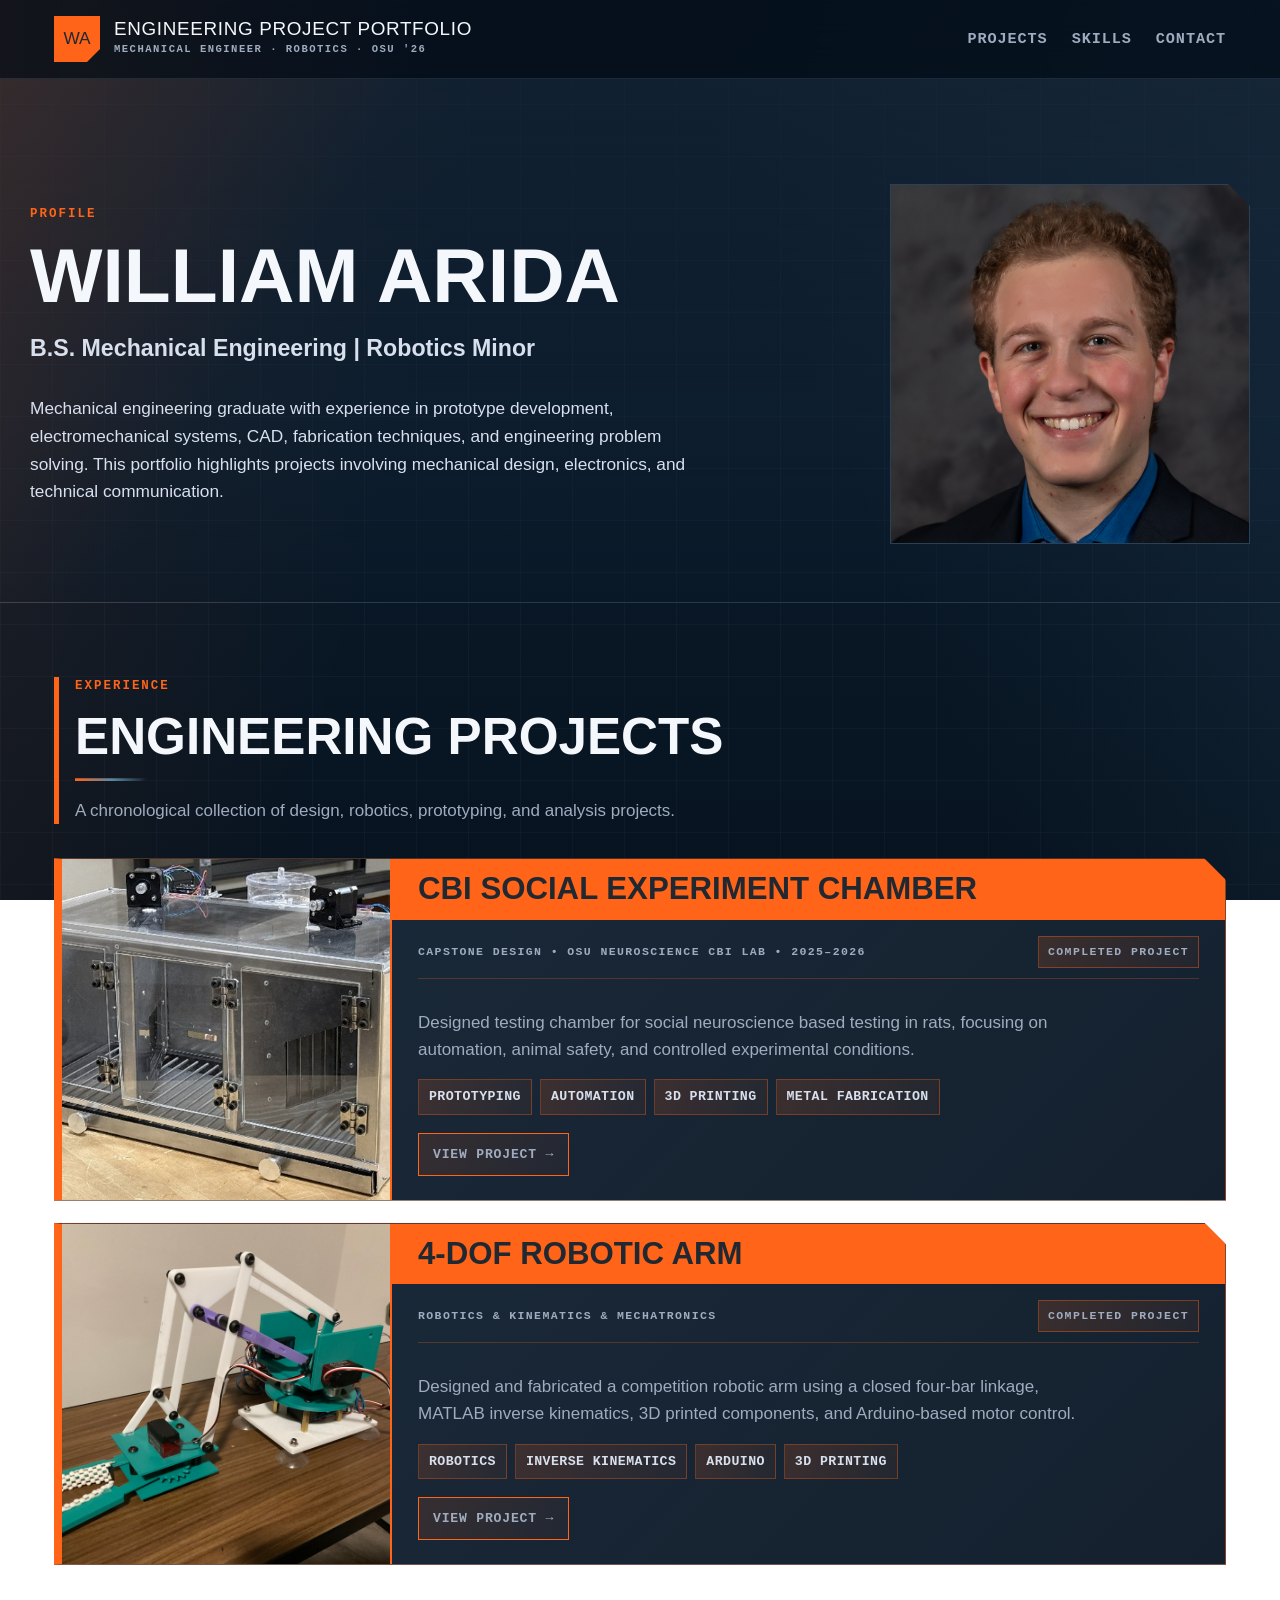
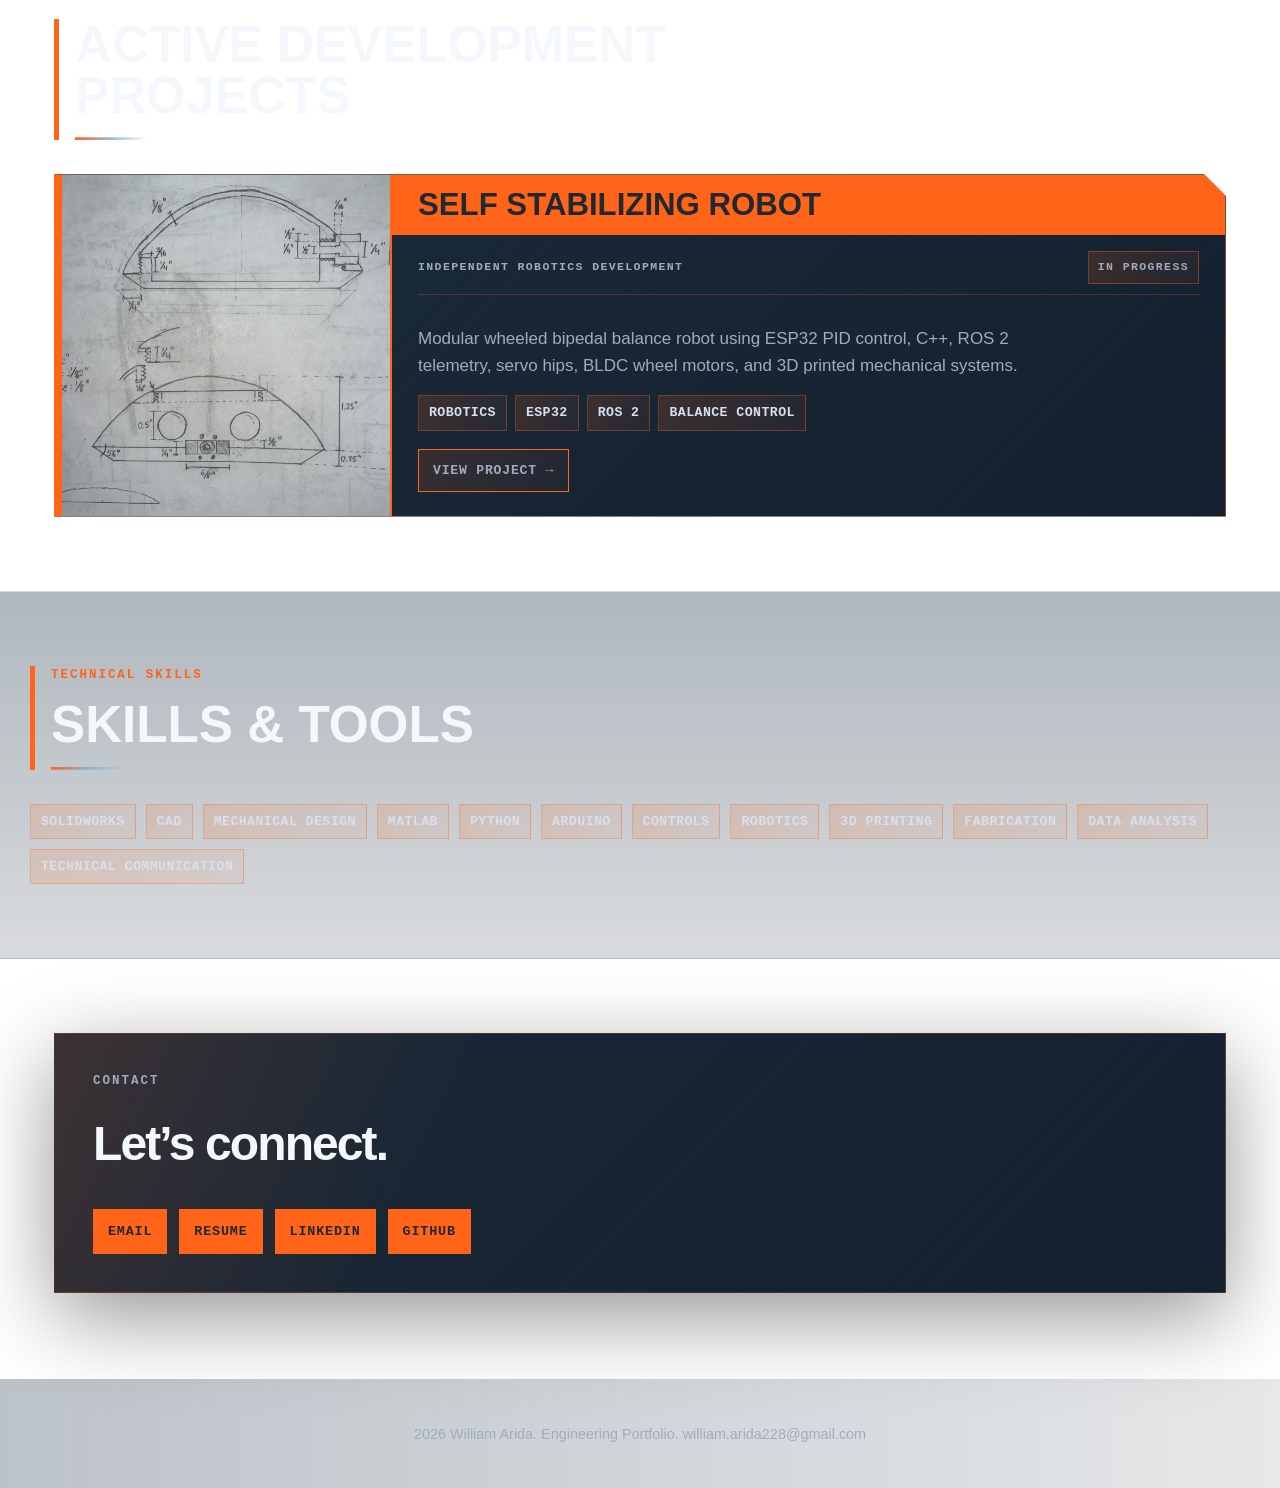
<file: index.html>
<!DOCTYPE html>
<html lang="en">
<head>
  <!-- Basic page setup and browser scaling -->
  <meta charset="UTF-8">
  <meta name="viewport" content="width=device-width, initial-scale=1.0">

  <!-- Browser tab title -->
  <title>William Arida | Mechanical Engineering Portfolio</title>
  <meta name="description" content="William Arida engineering portfolio featuring mechanical design, robotics, prototyping, mechatronics, CAD, fabrication, and technical project documentation.">
  <meta name="author" content="William Arida">
  <meta name="robots" content="index, follow">
  <link rel="canonical" href="https://williamarida.github.io/">
  <meta property="og:type" content="website">
  <meta property="og:title" content="William Arida | Mechanical Engineering Portfolio">
  <meta property="og:description" content="Engineering project portfolio for William Arida, focused on mechanical design, robotics, prototyping, mechatronics, CAD, fabrication, and technical communication.">
  <meta property="og:url" content="https://williamarida.github.io/">
  <meta property="og:image" content="https://williamarida.github.io/projects/cbi_capstone/images/Full_Chamber_Assembly.jpg">
  <meta name="twitter:card" content="summary_large_image">

  <script type="application/ld+json">
  {
    "@context": "https://schema.org",
    "@type": "Person",
    "name": "William Arida",
    "url": "https://williamarida.github.io/",
    "email": "william.arida228@gmail.com",
    "jobTitle": "Mechanical Engineer",
    "knowsAbout": [
      "Mechanical Engineering",
      "Robotics",
      "Mechatronics",
      "Mechanical Design",
      "Prototyping",
      "CAD",
      "Fabrication"
    ],
    "sameAs": [
      "https://www.linkedin.com/in/william-arida/",
      "https://github.com/williamarida"
    ]
  }
  </script>

  <!-- Connects this HTML file to the main CSS stylesheet -->
  <link rel="stylesheet" href="style.css?v=20260930-feature-frame-fit">
</head>

<body>
  <!-- Sticky top navigation bar -->
  <header class="site-header">
    <nav class="navbar">
      <!-- Site logo/name link back to homepage -->
      <a href="index.html" class="logo" aria-label="William Arida portfolio homepage">
        <span class="logo-badge">WA</span>
        <span class="logo-copy">
          <span class="logo-title">Engineering Project Portfolio</span>
          <span class="logo-subtitle">Mechanical Engineer · Robotics · OSU '26</span>
        </span>
      </a>

      <!-- Internal page navigation links -->
      <div class="nav-links">
        <a href="#projects">Projects</a>
        <a href="#skills">Skills</a>
        <a href="#contact">Contact</a>
      </div>
    </nav>
  </header>

  <main>
    <!-- Homepage hero section: first thing visitors see -->
    <section class="hero">
      <div class="hero-content hero-with-portrait">
        <!-- Main hero text on the left -->
        <div class="hero-copy">
          <p class="eyebrow">Profile</p>

          <h1>
            William Arida
          </h1>

          <p class="hero-credential">
            B.S. Mechanical Engineering | Robotics Minor
          </p>

          <p class="hero-description">
            Mechanical engineering graduate with experience in prototype development,
            electromechanical systems, CAD, fabrication techniques, and engineering problem solving.
            This portfolio highlights projects involving mechanical design, electronics,
            and technical communication.
          </p>
        </div>

        <img
          src="assets/william-arida-portrait.jpg"
          alt="Professional portrait of William Arida"
          class="hero-portrait"
        >
      </div>
    </section>

    <!-- Projects section: stacked chronological project cards -->
    <section id="projects" class="section">
      <!-- Section title and intro text -->
      <div class="section-heading">
        <p class="eyebrow">Experience</p>
        <h2>Engineering Projects</h2>
        <p>
          A chronological collection of design, robotics, prototyping, and analysis projects.
        </p>
      </div>

      <!-- Project list wrapper: cards stack from top to bottom -->
      <div class="project-grid">

        <!-- Clickable project card: CBI Capstone -->
        <a href="projects/cbi_capstone/cbi_capstone_index.html" class="project-card featured-card">
          <!-- Project image on the left side of the card -->
          <img
            src="projects/cbi_capstone/images/Full_Chamber_Assembly.jpg"
            alt="Full rat testing chamber assembly"
            class="project-image"
          >

          <!-- Project text content on the right side of the card -->
          <div class="project-content">
            <h3>CBI Social Experiment Chamber</h3>

            <!-- Project date/category/status row -->
            <div class="project-topline">
              <p class="project-category">Capstone Design • OSU Neuroscience CBI Lab • 2025–2026</p>
              <p class="project-status">Completed Project</p>
            </div>

            <p>
              Designed testing chamber for social neuroscience based testing in rats,
              focusing on automation, animal safety, and controlled experimental conditions.
            </p>

            <!-- Technical tags help recruiters quickly scan project skills -->
            <div class="project-tags">
              <span>Prototyping</span>
              <span>Automation</span>
              <span>3D Printing</span>
              <span>Metal Fabrication</span>
            </div>

            <!-- This looks like a link, but the whole card is already clickable -->
            <p class="project-link">View Project →</p>
          </div>
        </a>

        <!-- Clickable project card: Robotic Arm -->
        <a href="projects/robotic_arm/robotic_arm_index.html" class="project-card">
          <img
            src="projects/robotic_arm/images/Full_Body.jpeg"
            alt="Full assembled 4 degree of freedom robotic arm prototype"
            class="project-image"
          >

          <!-- Project preview text -->
          <div class="project-content">
            <h3>4-DOF Robotic Arm</h3>

            <div class="project-topline">
              <p class="project-category">Robotics &amp; Kinematics &amp; Mechatronics</p>
              <p class="project-status">Completed Project</p>
            </div>

            <p>
              Designed and fabricated a competition robotic arm using a closed four-bar linkage,
              MATLAB inverse kinematics, 3D printed components, and Arduino-based motor control.
            </p>

            <div class="project-tags">
              <span>Robotics</span>
              <span>Inverse Kinematics</span>
              <span>Arduino</span>
              <span>3D Printing</span>
            </div>

            <p class="project-link">View Project &rarr;</p>
          </div>
        </a>
      </div>

      <div class="section-heading project-subsection-heading">
        <h2>Active Development Projects</h2>
      </div>

      <div class="project-grid">
        <a href="projects/bipedal_robot/bipedal_robot_index.html" class="project-card">
          <img
            src="projects/bipedal_robot/images/Head_Schematic.jpeg"
            alt="Head schematic for bipedal self stabilizing robot"
            class="project-image"
          >

          <div class="project-content">
            <h3>Self Stabilizing Robot</h3>

            <div class="project-topline">
              <p class="project-category">Independent Robotics Development</p>
              <p class="project-status">In Progress</p>
            </div>

            <p>
              Modular wheeled bipedal balance robot using ESP32 PID control, C++, ROS 2 telemetry,
              servo hips, BLDC wheel motors, and 3D printed mechanical systems.
            </p>

            <div class="project-tags">
              <span>Robotics</span>
              <span>ESP32</span>
              <span>ROS 2</span>
              <span>Balance Control</span>
            </div>

            <p class="project-link">View Project &rarr;</p>
          </div>
        </a>
      </div>
    </section>

    <!-- Skills section: quick technical scan area -->
    <section id="skills" class="section skills-section">
      <!-- Section heading -->
      <div class="section-heading">
        <p class="eyebrow">Technical Skills</p>
        <h2>Skills & Tools</h2>
      </div>

      <!-- Skill tags -->
      <div class="skills-list">
        <span>SolidWorks</span>
        <span>CAD</span>
        <span>Mechanical Design</span>
        <span>MATLAB</span>
        <span>Python</span>
        <span>Arduino</span>
        <span>Controls</span>
        <span>Robotics</span>
        <span>3D Printing</span>
        <span>Fabrication</span>
        <span>Data Analysis</span>
        <span>Technical Communication</span>
      </div>
    </section>

    <!-- Contact section: basic professional contact area -->
    <section id="contact" class="section contact-section">
      <!-- Contact card creates a stronger visual endpoint for the page -->
      <div class="contact-card">
        <p class="eyebrow">Contact</p>

        <h2>Let’s connect.</h2>

        <div class="contact-links">
          <button type="button" class="contact-action" id="copy-email">Email</button>
          <a href="/William%20R.%20Arida%20Resume.pdf" target="_blank" rel="noopener" type="application/pdf">Resume</a>
          <a href="https://www.linkedin.com/in/william-arida/" target="_blank" rel="noopener">LinkedIn</a>
          <a href="https://github.com/williamarida" target="_blank" rel="noopener">GitHub</a>
        </div>

        <p class="email-reveal" id="email-reveal" hidden>
          <span id="email-copy-status">Copied:</span>
          <span class="email-address">william.arida228@gmail.com</span>
        </p>
      </div>
    </section>
  </main>

  <!-- Footer at the bottom of the homepage -->
  <footer class="footer">
    <p>2026 William Arida. Engineering Portfolio. william.arida228@gmail.com</p>
  </footer>

  <script>
    const emailButton = document.getElementById("copy-email");
    const emailReveal = document.getElementById("email-reveal");
    const emailStatus = document.getElementById("email-copy-status");
    const emailAddress = "william.arida228@gmail.com";

    emailButton.addEventListener("click", async () => {
      try {
        await navigator.clipboard.writeText(emailAddress);
        emailStatus.textContent = "Copied:";
      } catch {
        emailStatus.textContent = "Email:";
      }

      emailButton.textContent = "Email Copied";
      emailButton.classList.add("is-copied");
      emailReveal.hidden = false;
    });
  </script>
</body>
</html>
</file>
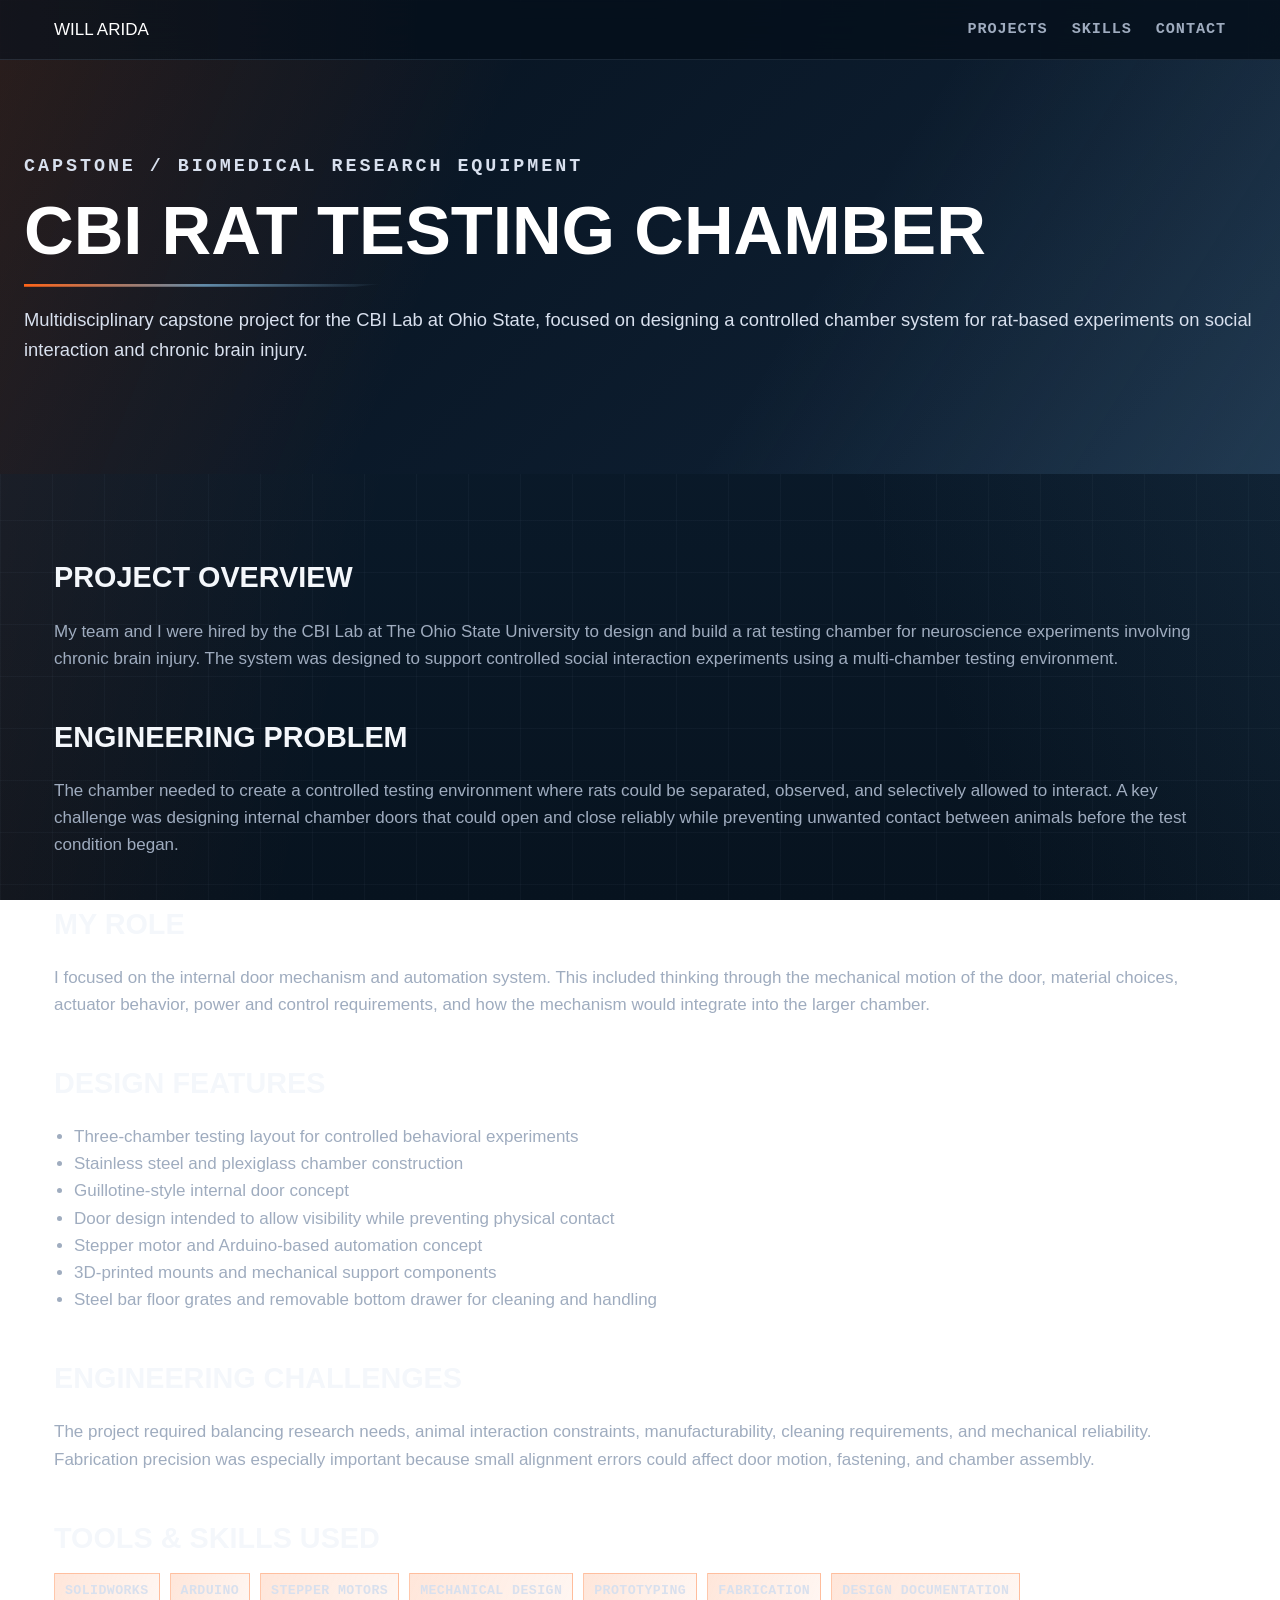
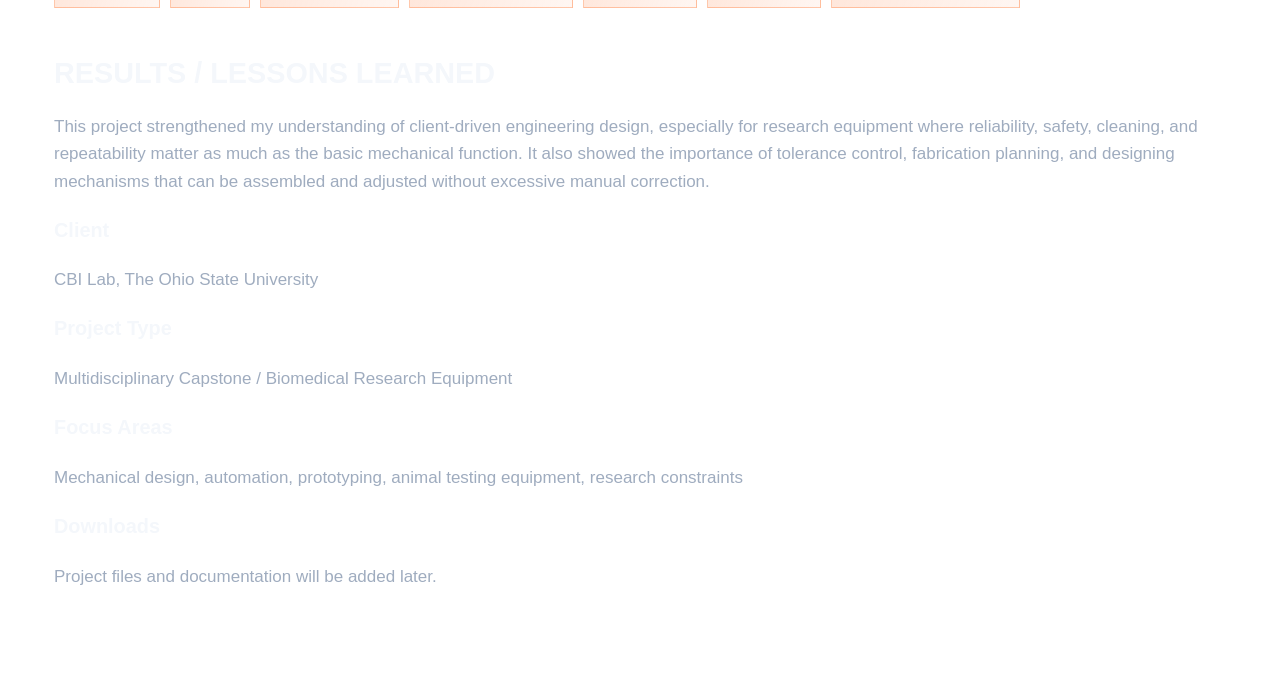
<file: projects/cbi-capstone.html>
<!DOCTYPE html>
<html lang="en">
<head>
  <meta charset="UTF-8">
  <meta name="viewport" content="width=device-width, initial-scale=1.0">
  <title>CBI Rat Testing Chamber | Will Arida</title>
  <link rel="stylesheet" href="../style.css">
</head>

<body>
  <header class="site-header">
    <nav class="navbar">
      <a href="../index.html" class="logo">Will Arida</a>

      <div class="nav-links">
        <a href="../index.html#projects">Projects</a>
        <a href="../index.html#skills">Skills</a>
        <a href="../index.html#contact">Contact</a>
      </div>
    </nav>
  </header>

  <main>
    <section class="project-hero">
      <p class="eyebrow">Capstone / Biomedical Research Equipment</p>
      <h1>CBI Rat Testing Chamber</h1>
      <p>
        Multidisciplinary capstone project for the CBI Lab at Ohio State, focused on designing
        a controlled chamber system for rat-based experiments on social interaction and chronic brain injury.
      </p>
    </section>

    <section class="project-page">
      <div class="project-detail-grid">
        <div>
          <h2>Project Overview</h2>
          <p>
            My team and I were hired by the CBI Lab at The Ohio State University to design and
            build a rat testing chamber for neuroscience experiments involving chronic brain injury.
            The system was designed to support controlled social interaction experiments using a
            multi-chamber testing environment.
          </p>

          <h2>Engineering Problem</h2>
          <p>
            The chamber needed to create a controlled testing environment where rats could be
            separated, observed, and selectively allowed to interact. A key challenge was designing
            internal chamber doors that could open and close reliably while preventing unwanted
            contact between animals before the test condition began.
          </p>

          <h2>My Role</h2>
          <p>
            I focused on the internal door mechanism and automation system. This included thinking
            through the mechanical motion of the door, material choices, actuator behavior, power
            and control requirements, and how the mechanism would integrate into the larger chamber.
          </p>

          <h2>Design Features</h2>
          <ul>
            <li>Three-chamber testing layout for controlled behavioral experiments</li>
            <li>Stainless steel and plexiglass chamber construction</li>
            <li>Guillotine-style internal door concept</li>
            <li>Door design intended to allow visibility while preventing physical contact</li>
            <li>Stepper motor and Arduino-based automation concept</li>
            <li>3D-printed mounts and mechanical support components</li>
            <li>Steel bar floor grates and removable bottom drawer for cleaning and handling</li>
          </ul>

          <h2>Engineering Challenges</h2>
          <p>
            The project required balancing research needs, animal interaction constraints,
            manufacturability, cleaning requirements, and mechanical reliability. Fabrication
            precision was especially important because small alignment errors could affect door
            motion, fastening, and chamber assembly.
          </p>

          <h2>Tools & Skills Used</h2>
          <div class="skills-list">
            <span>SolidWorks</span>
            <span>Arduino</span>
            <span>Stepper Motors</span>
            <span>Mechanical Design</span>
            <span>Prototyping</span>
            <span>Fabrication</span>
            <span>Design Documentation</span>
          </div>

          <h2>Results / Lessons Learned</h2>
          <p>
            This project strengthened my understanding of client-driven engineering design,
            especially for research equipment where reliability, safety, cleaning, and repeatability
            matter as much as the basic mechanical function. It also showed the importance of
            tolerance control, fabrication planning, and designing mechanisms that can be assembled
            and adjusted without excessive manual correction.
          </p>
        </div>

        <aside class="project-sidebar">
          <div class="sidebar-card">
            <h3>Client</h3>
            <p>CBI Lab, The Ohio State University</p>
          </div>

          <div class="sidebar-card">
            <h3>Project Type</h3>
            <p>Multidisciplinary Capstone / Biomedical Research Equipment</p>
          </div>

          <div class="sidebar-card">
            <h3>Focus Areas</h3>
            <p>Mechanical design, automation, prototyping, animal testing equipment, research constraints</p>
          </div>

          <div class="sidebar-card">
            <h3>Downloads</h3>
            <p>Project files and documentation will be added later.</p>
          </div>
        </aside>
      </div>
    </section>
  </main>
</body>
</html>
</file>
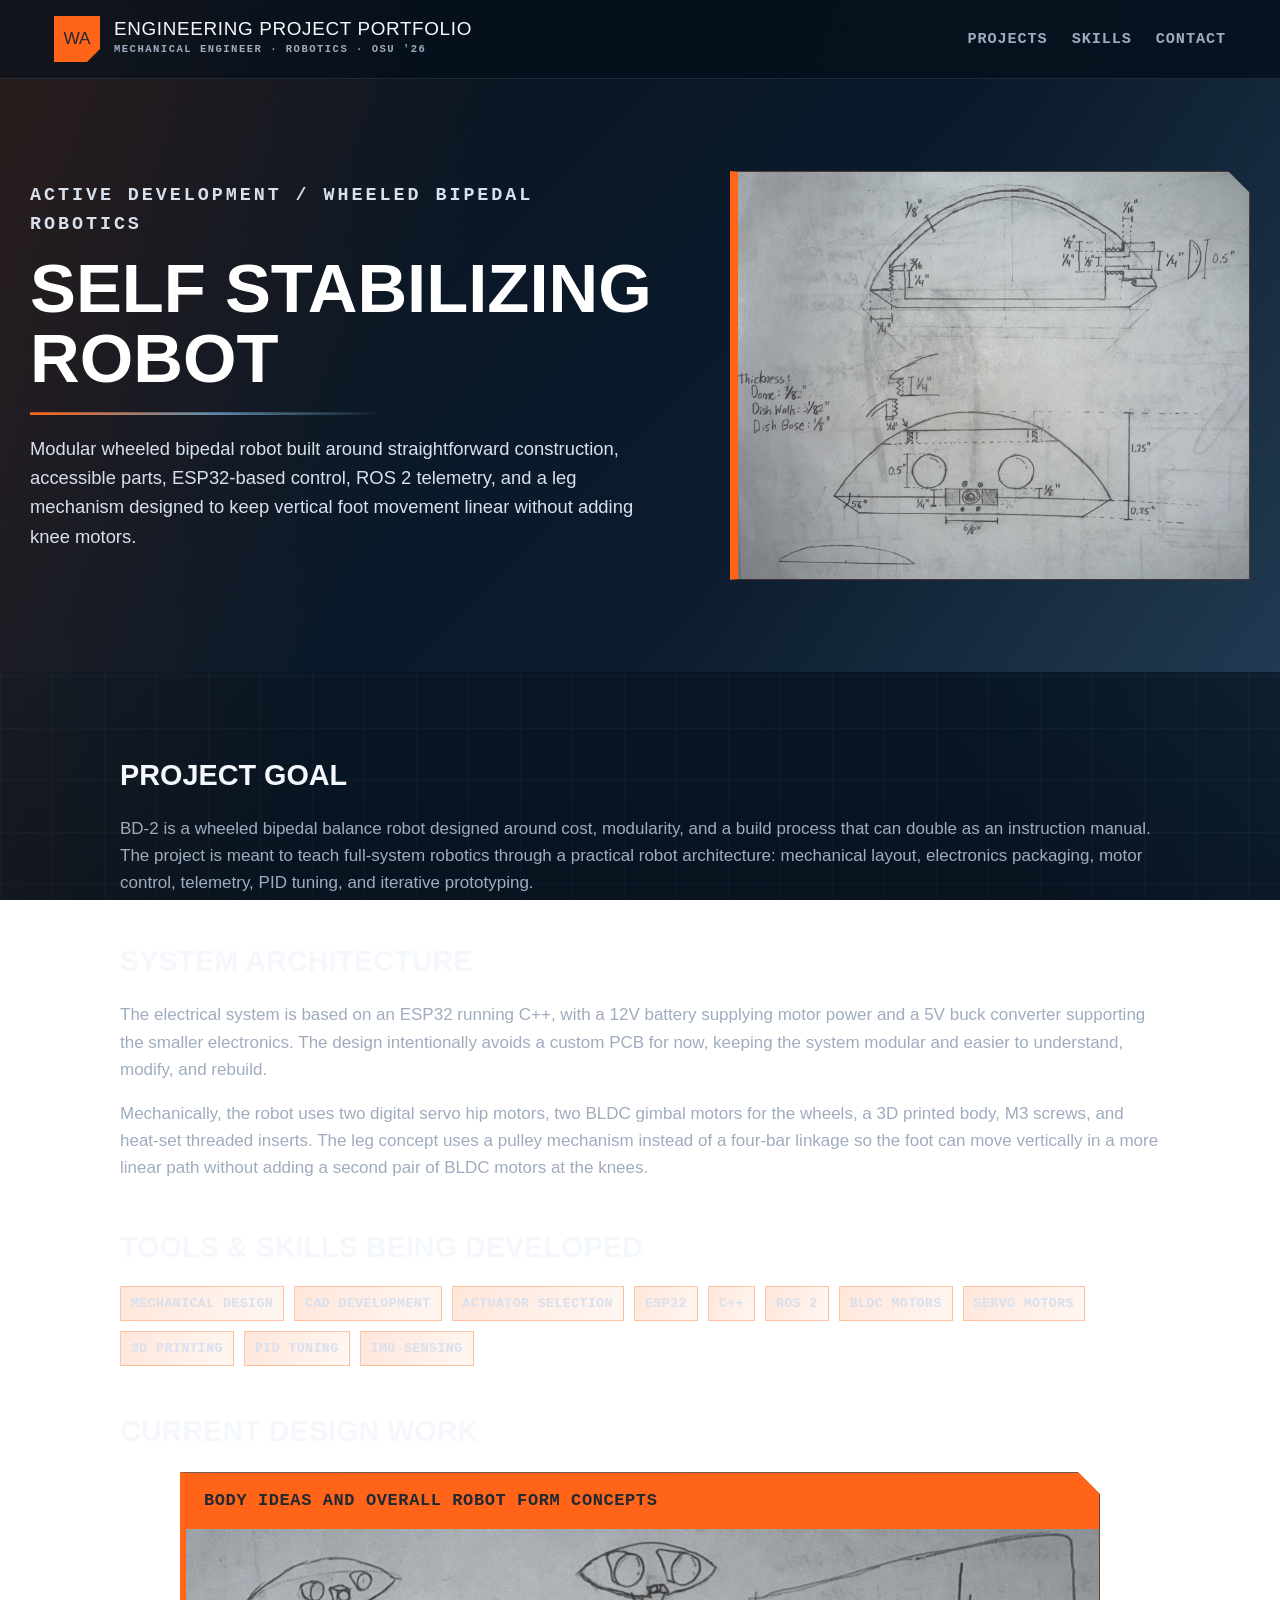
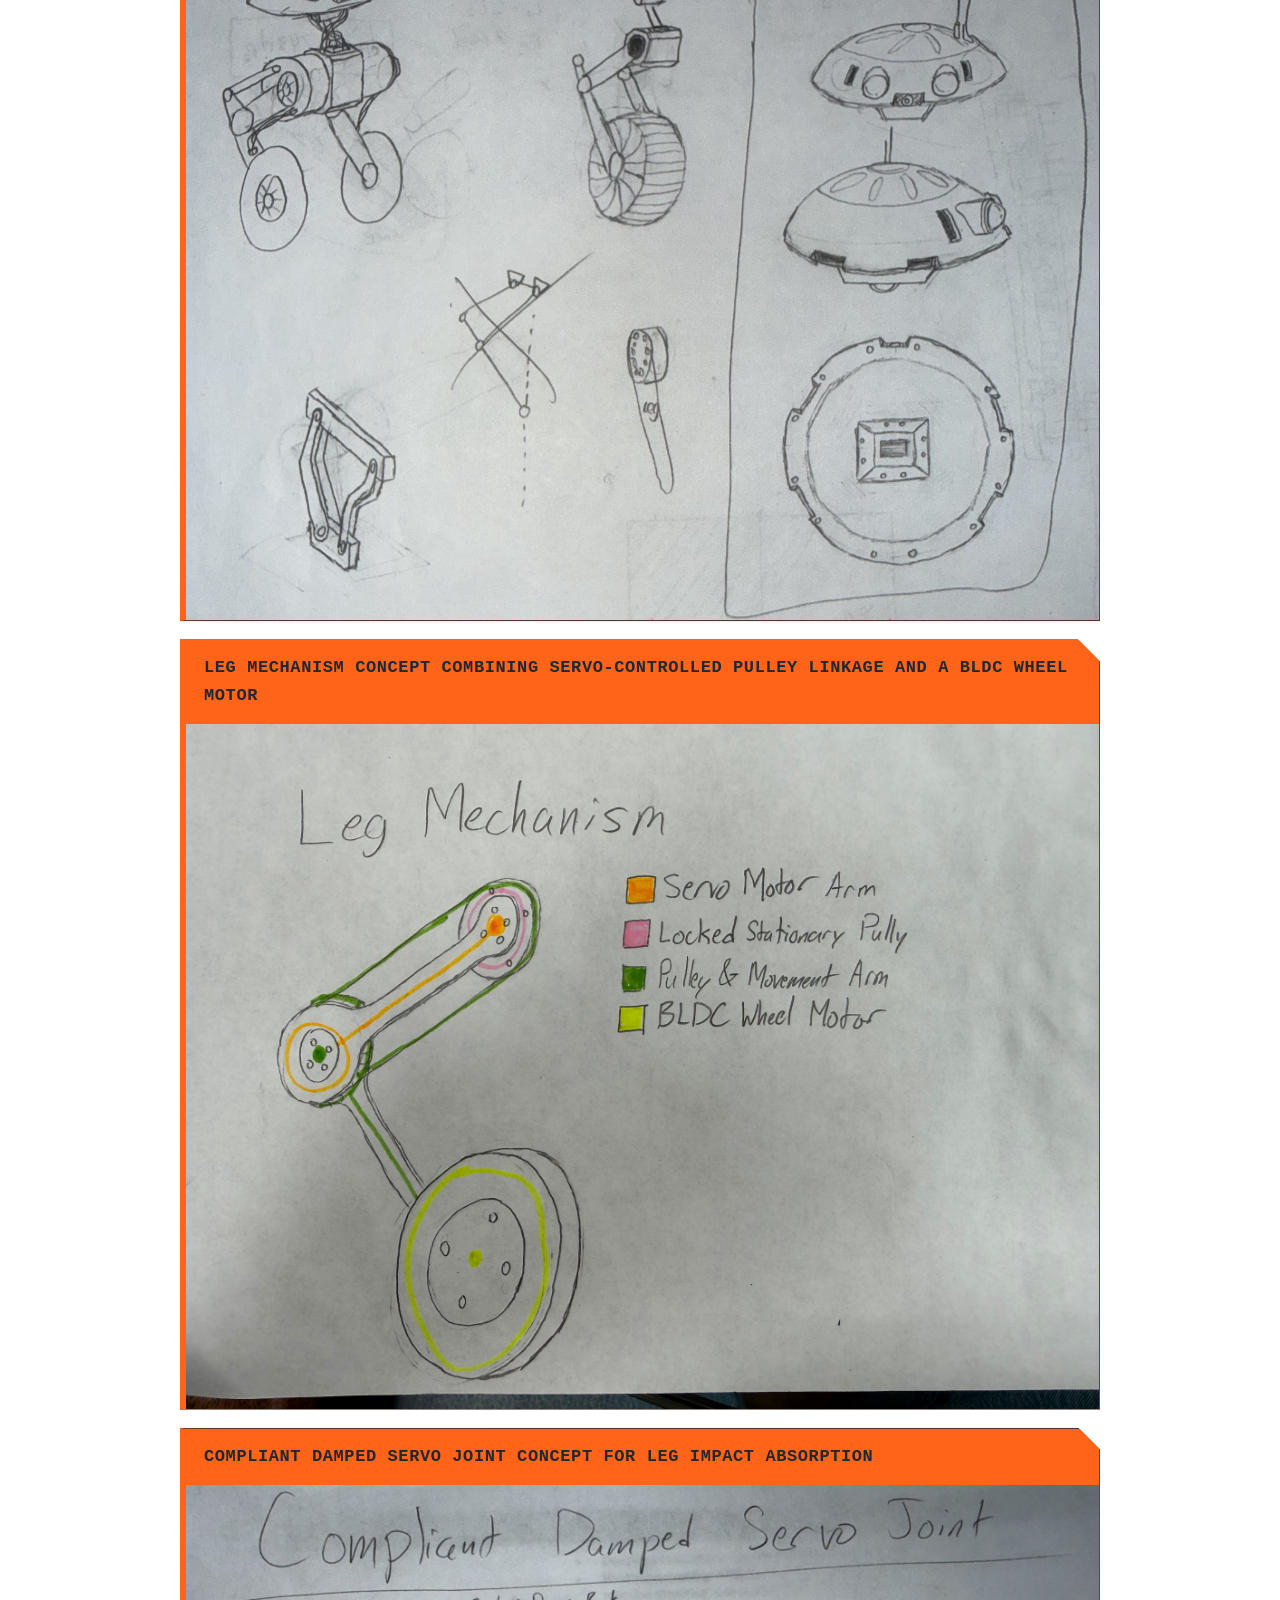
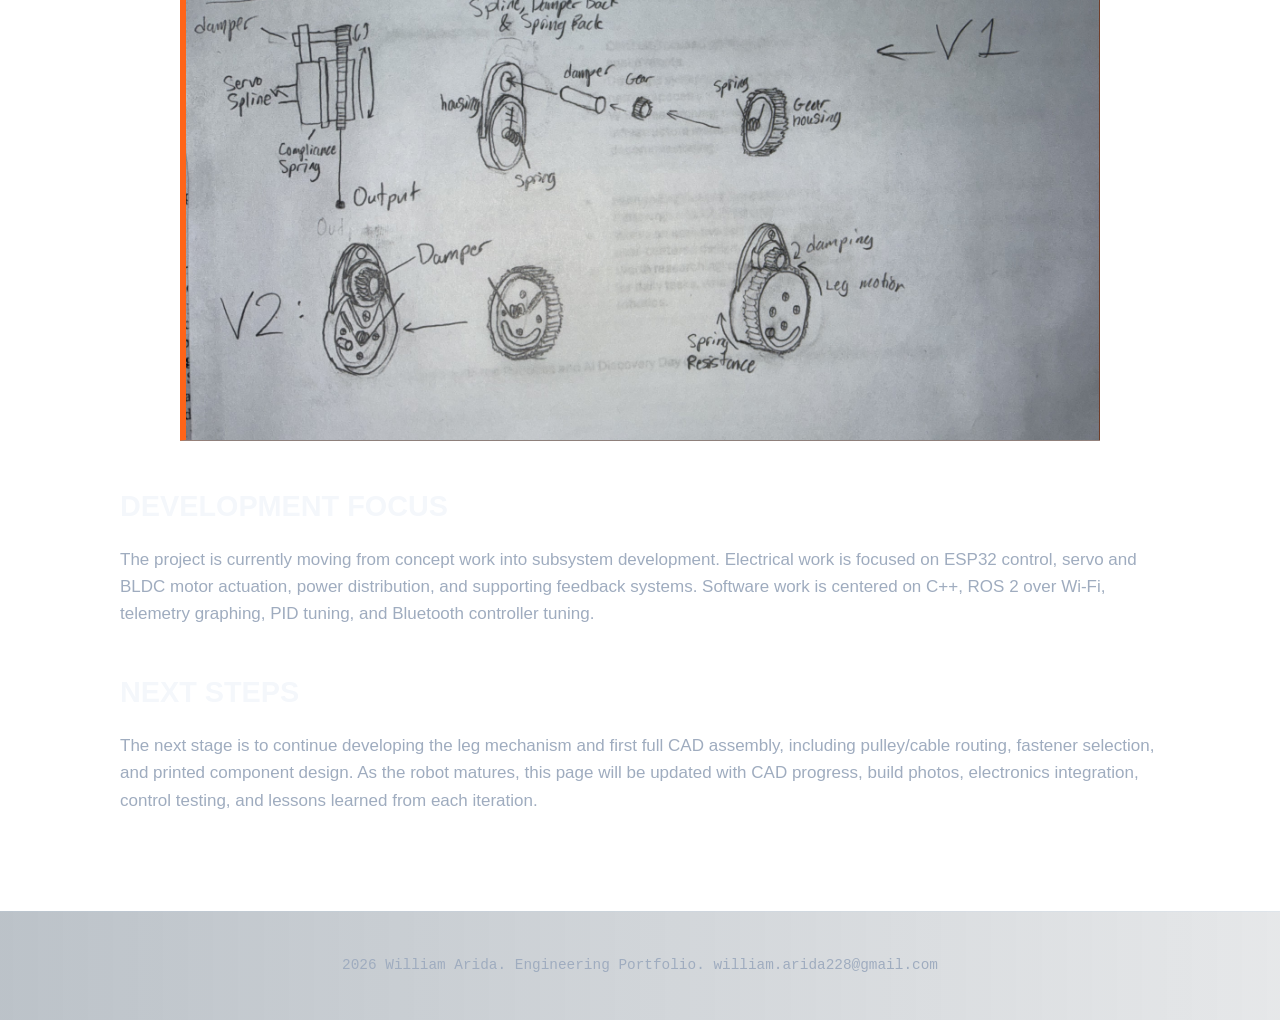
<file: projects/bipedal_robot/bipedal_robot_index.html>
<!DOCTYPE html>
<html lang="en">
<head>
  <meta charset="UTF-8">
  <meta name="viewport" content="width=device-width, initial-scale=1.0">
  <title>BD-2 Balance Bot | William Arida</title>
  <meta name="description" content="William Arida active robotics project page for BD-2, a modular wheeled bipedal balance robot using ESP32 control, C++, ROS 2 telemetry, servo hips, BLDC wheel motors, and 3D printed mechanical systems.">
  <meta name="author" content="William Arida">
  <meta name="robots" content="index, follow">
  <link rel="canonical" href="https://williamarida.github.io/projects/bipedal_robot/bipedal_robot_index.html">
  <meta property="og:type" content="article">
  <meta property="og:title" content="BD-2 Balance Bot | William Arida">
  <meta property="og:description" content="Active robotics development project by William Arida focused on a modular wheeled bipedal robot with servo hips, BLDC wheel motors, ESP32 control, and ROS 2 telemetry.">
  <meta property="og:url" content="https://williamarida.github.io/projects/bipedal_robot/bipedal_robot_index.html">
  <meta property="og:image" content="https://williamarida.github.io/projects/bipedal_robot/images/Head_Schematic.jpeg">
  <meta name="twitter:card" content="summary_large_image">

  <script type="application/ld+json">
  {
    "@context": "https://schema.org",
    "@type": "CreativeWork",
    "name": "BD-2 Balance Bot",
    "url": "https://williamarida.github.io/projects/bipedal_robot/bipedal_robot_index.html",
    "author": {
      "@type": "Person",
      "name": "William Arida",
      "url": "https://williamarida.github.io/"
    },
    "about": [
      "Robotics",
      "Self-balancing control",
      "Inverted pendulum",
      "PID control",
      "ESP32",
      "ROS 2",
      "BLDC motors",
      "Mechanical linkages",
      "Prototyping"
    ]
  }
  </script>
  <link rel="stylesheet" href="../../style.css?v=20260930-feature-frame-fit">
</head>

<body>
  <header class="site-header">
    <nav class="navbar">
      <a href="../../index.html" class="logo" aria-label="William Arida portfolio homepage">
        <span class="logo-badge">WA</span>
        <span class="logo-copy">
          <span class="logo-title">Engineering Project Portfolio</span>
          <span class="logo-subtitle">Mechanical Engineer · Robotics · OSU '26</span>
        </span>
      </a>

      <div class="nav-links">
        <a href="../../index.html#projects">Projects</a>
        <a href="../../index.html#skills">Skills</a>
        <a href="../../index.html#contact">Contact</a>
      </div>
    </nav>
  </header>

  <main>
    <section class="project-hero">
      <div class="project-hero-with-image">
        <div class="project-hero-copy">
          <p class="eyebrow">Active Development / Wheeled Bipedal Robotics</p>
          <h1>Self Stabilizing Robot</h1>
          <p>
            Modular wheeled bipedal robot built around straightforward construction, accessible parts,
            ESP32-based control, ROS 2 telemetry, and a leg mechanism designed to keep vertical foot
            movement linear without adding knee motors.
          </p>
        </div>

        <img
          src="images/Head_Schematic.jpeg"
          alt="Head schematic for bipedal self stabilizing robot"
          class="project-hero-image"
        >
      </div>
    </section>

    <section class="project-page">
      <div class="project-detail-grid">
        <div class="project-main-flow">
          <h2>Project Goal</h2>
          <p>
            BD-2 is a wheeled bipedal balance robot designed around cost, modularity, and a build process
            that can double as an instruction manual. The project is meant to teach full-system robotics
            through a practical robot architecture: mechanical layout, electronics packaging, motor control,
            telemetry, PID tuning, and iterative prototyping.
          </p>

          <h2>System Architecture</h2>
          <p>
            The electrical system is based on an ESP32 running C++, with a 12V battery supplying motor
            power and a 5V buck converter supporting the smaller electronics. The design intentionally
            avoids a custom PCB for now, keeping the system modular and easier to understand, modify,
            and rebuild.
          </p>
          <p>
            Mechanically, the robot uses two digital servo hip motors, two BLDC gimbal motors for the
            wheels, a 3D printed body, M3 screws, and heat-set threaded inserts. The leg concept uses
            a pulley mechanism instead of a four-bar linkage so the foot can move vertically in a more
            linear path without adding a second pair of BLDC motors at the knees.
          </p>
          
          <h2>Tools & Skills Being Developed</h2>
          <div class="skills-list project-skill-list">
            <span>Mechanical Design</span>
            <span>CAD Development</span>
            <span>Actuator Selection</span>
            <span>ESP32</span>
            <span>C++</span>
            <span>ROS 2</span>
            <span>BLDC Motors</span>
            <span>Servo Motors</span>
            <span>3D Printing</span>
            <span>PID Tuning</span>
            <span>IMU Sensing</span>
          </div>
          
          <h2>Current Design Work</h2>
          <div class="project-feature-showcase single-column-showcase">
            <article class="project-feature-item">
              <p class="feature-bubble">Body ideas and overall robot form concepts</p>
              <img src="images/Body_Concept.jpeg" alt="Body concept sketches for a wheeled bipedal robot">
            </article>

            <article class="project-feature-item">
              <p class="feature-bubble">Leg mechanism concept combining servo-controlled pulley linkage and a BLDC wheel motor</p>
              <img src="images/Leg_Mechanism.jpeg" alt="Leg mechanism sketch showing servo arm, pulleys, and wheel motor">
            </article>

            <article class="project-feature-item">
              <p class="feature-bubble">Compliant damped servo joint concept for leg impact absorption</p>
              <img src="images/Joint_Damper_Mechanism.jpeg" alt="Compliant damped servo joint mechanism sketch">
            </article>
          </div>

          <h2>Development Focus</h2>
          <p>
            The project is currently moving from concept work into subsystem development. Electrical
            work is focused on ESP32 control, servo and BLDC motor actuation, power distribution, and
            supporting feedback systems. Software work is centered on C++, ROS 2 over Wi-Fi, telemetry
            graphing, PID tuning, and Bluetooth controller tuning.
          </p>

          <h2>Next Steps</h2>
          <p>
            The next stage is to continue developing the leg mechanism and first full CAD assembly,
            including pulley/cable routing, fastener selection, and printed component design. As the
            robot matures, this page will be updated with CAD progress, build photos, electronics
            integration, control testing, and lessons learned from each iteration.
          </p>
        </div>
      </div>
    </section>
  </main>

  <footer class="project-acknowledgements">
    <p>2026 William Arida. Engineering Portfolio. william.arida228@gmail.com</p>
  </footer>
</body>
</html>
</file>
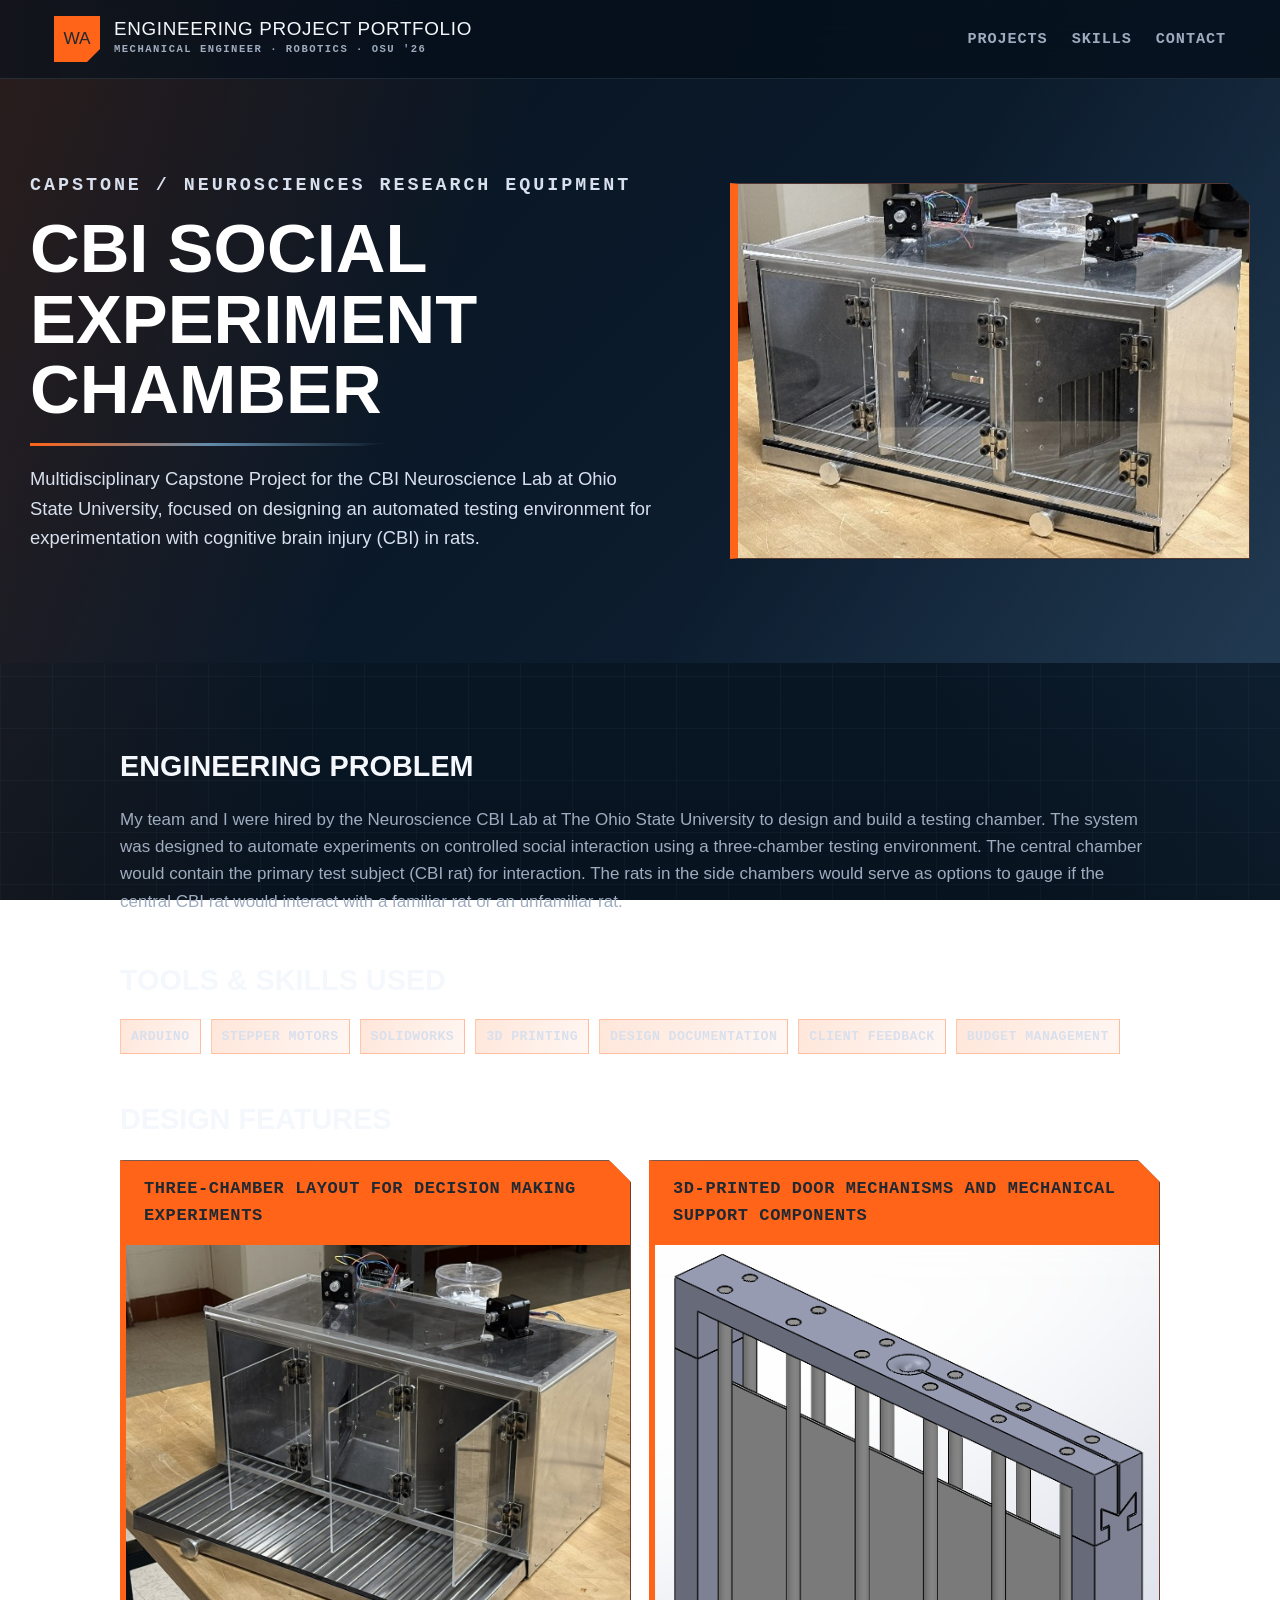
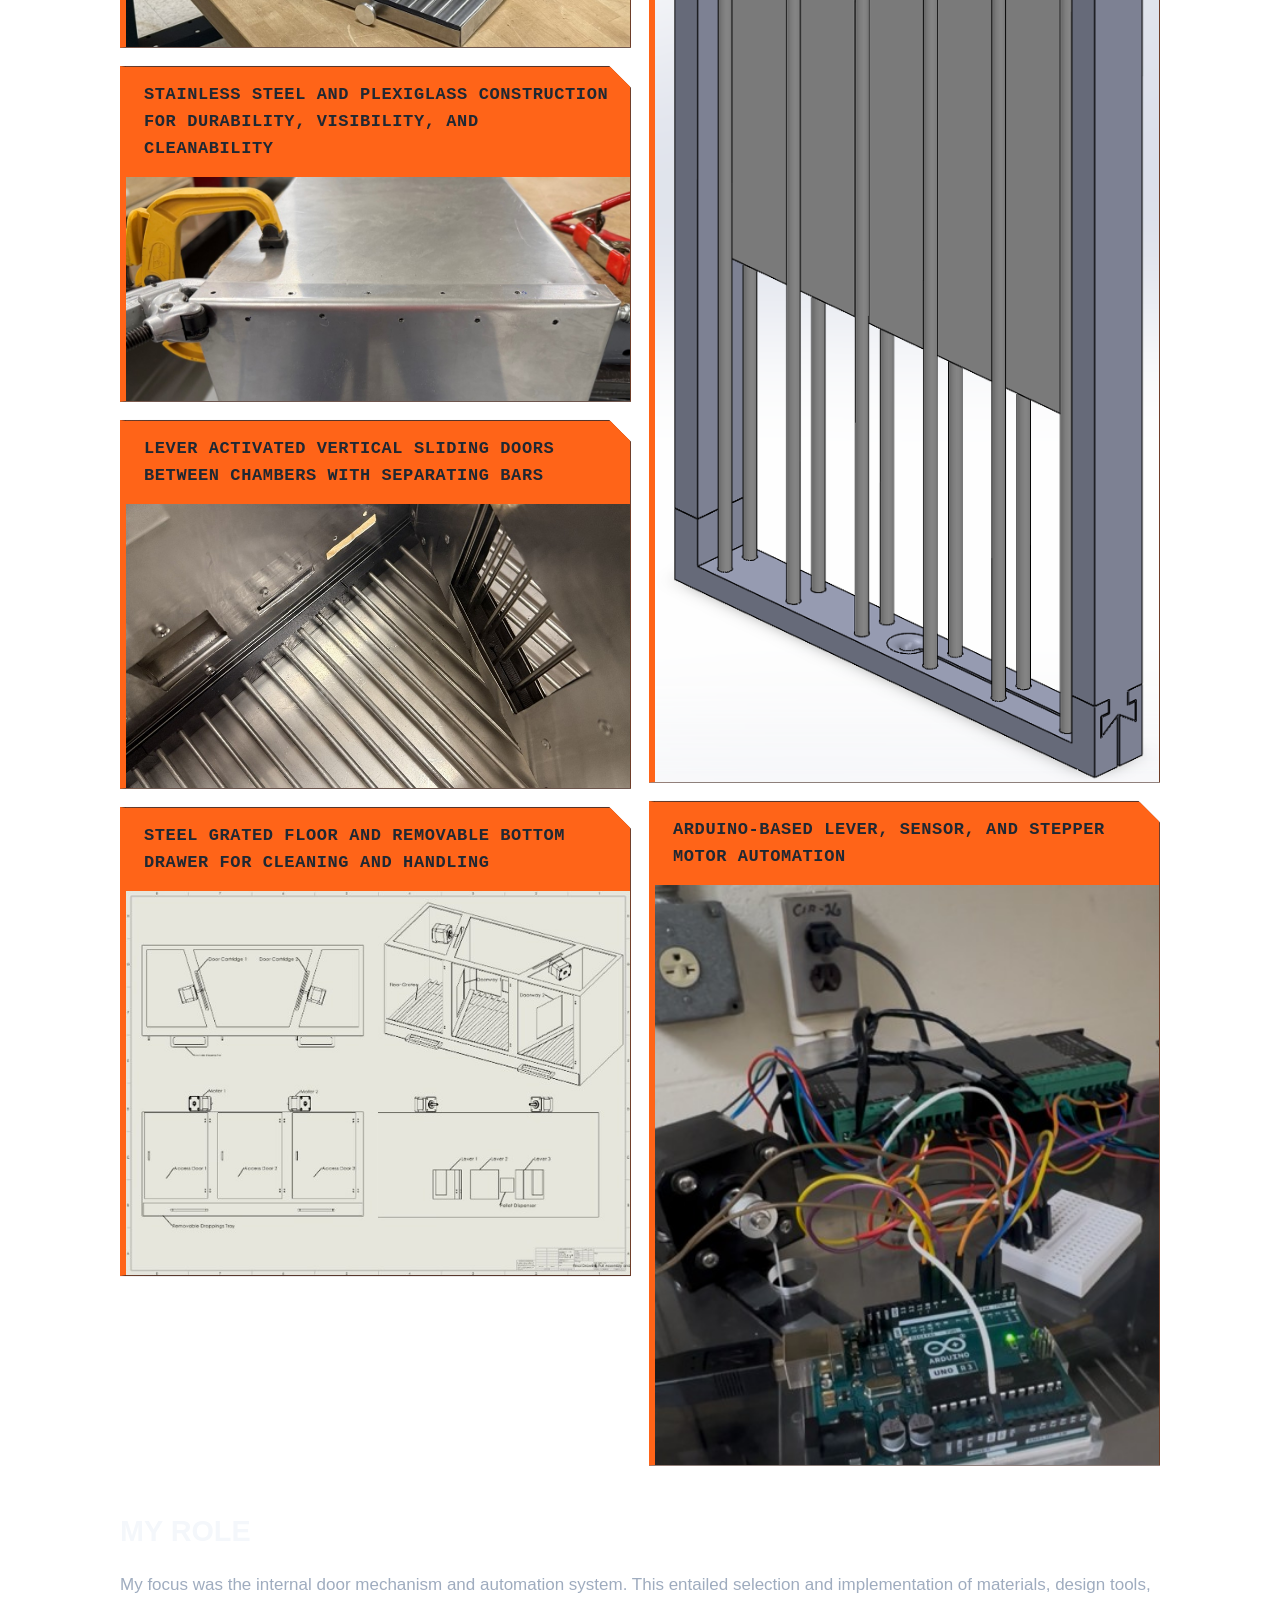
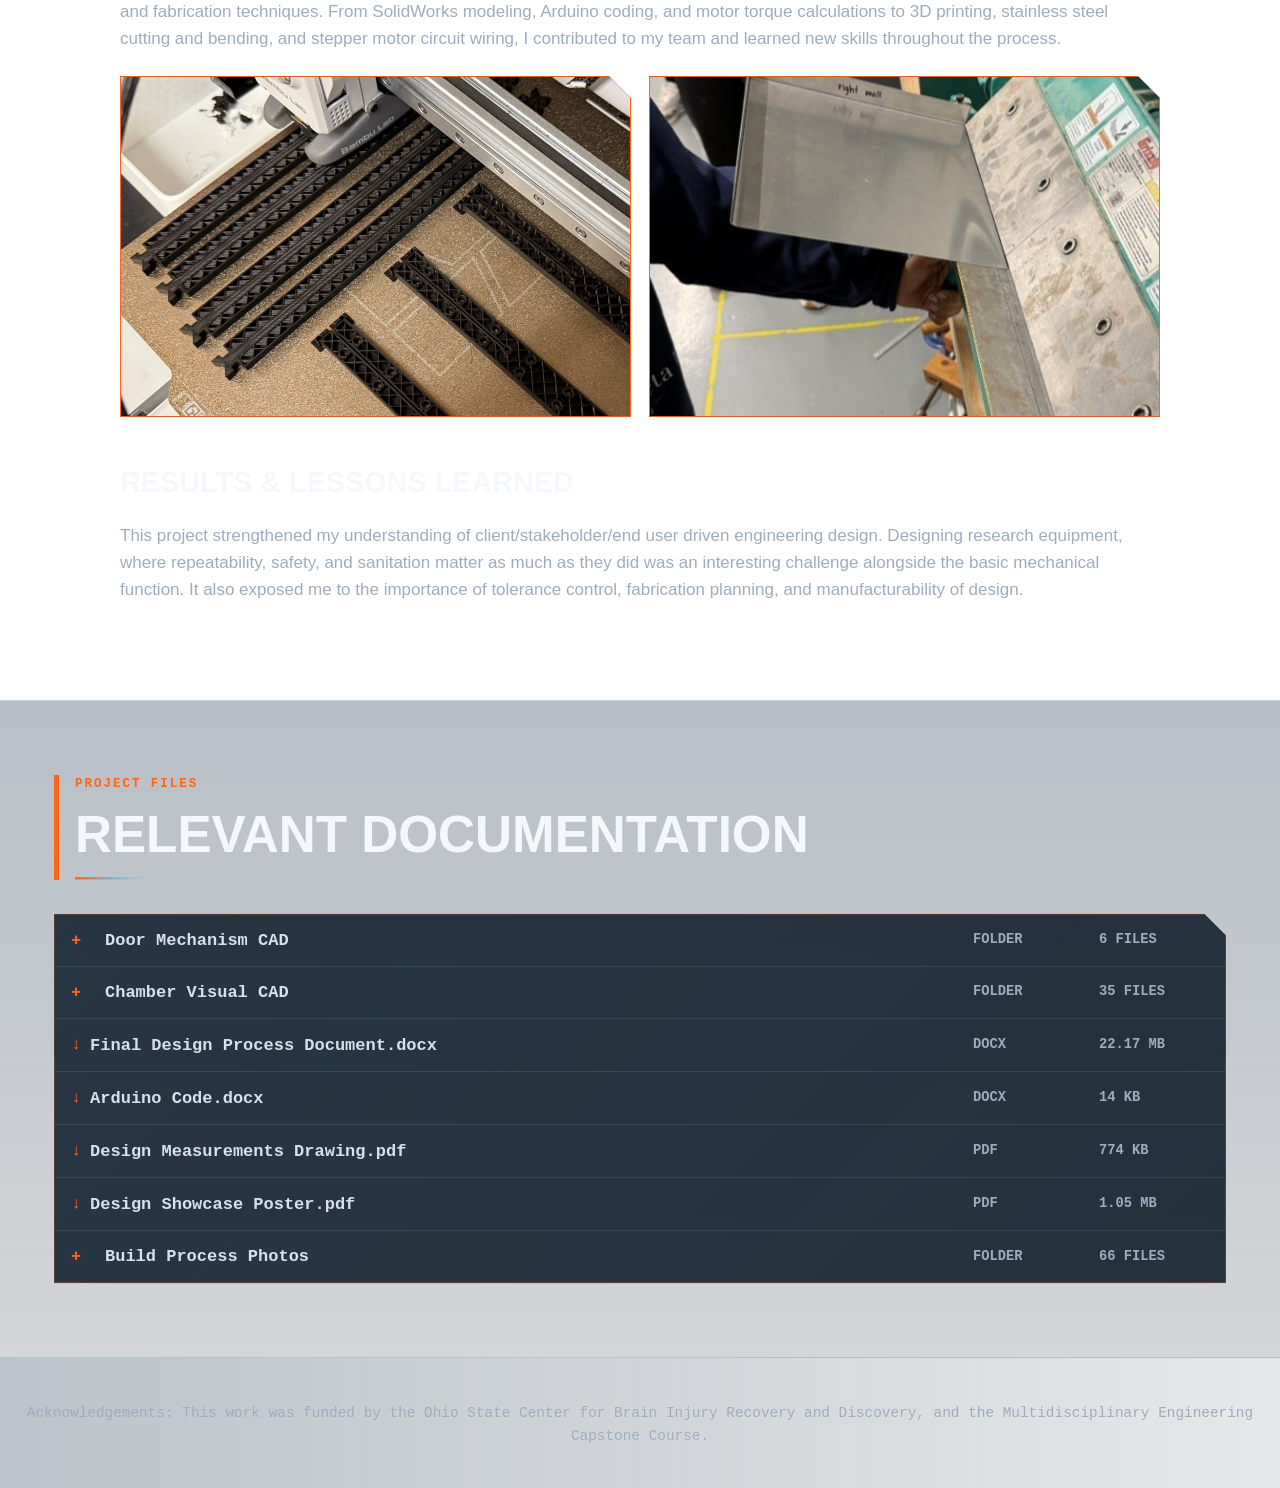
<file: projects/cbi_capstone/cbi_capstone_index.html>
<!DOCTYPE html>
<html lang="en">
<head>
  <meta charset="UTF-8">
  <meta name="viewport" content="width=device-width, initial-scale=1.0">
  <title>CBI Social Experiment Chamber | William Arida</title>
  <meta name="description" content="William Arida project page for a CBI social experiment chamber, featuring mechanical design, automation, fabrication, prototyping, and neuroscience research equipment.">
  <meta name="author" content="William Arida">
  <meta name="robots" content="index, follow">
  <link rel="canonical" href="https://williamarida.github.io/projects/cbi_capstone/cbi_capstone_index.html">
  <meta property="og:type" content="article">
  <meta property="og:title" content="CBI Social Experiment Chamber | William Arida">
  <meta property="og:description" content="Mechanical engineering capstone project by William Arida focused on an automated testing chamber for cognitive brain injury research.">
  <meta property="og:url" content="https://williamarida.github.io/projects/cbi_capstone/cbi_capstone_index.html">
  <meta property="og:image" content="https://williamarida.github.io/projects/cbi_capstone/images/Full_Chamber_Assembly.jpg">
  <meta name="twitter:card" content="summary_large_image">

  <script type="application/ld+json">
  {
    "@context": "https://schema.org",
    "@type": "CreativeWork",
    "name": "CBI Social Experiment Chamber",
    "url": "https://williamarida.github.io/projects/cbi_capstone/cbi_capstone_index.html",
    "author": {
      "@type": "Person",
      "name": "William Arida",
      "url": "https://williamarida.github.io/"
    },
    "about": [
      "Mechanical engineering",
      "Cognitive brain injury research equipment",
      "Automation",
      "Prototyping",
      "Fabrication"
    ]
  }
  </script>
  <link rel="stylesheet" href="../../style.css?v=20260930-feature-frame-fit">
</head>

<body>
  <header class="site-header">
    <nav class="navbar">
      <a href="../../index.html" class="logo" aria-label="William Arida portfolio homepage">
        <span class="logo-badge">WA</span>
        <span class="logo-copy">
          <span class="logo-title">Engineering Project Portfolio</span>
          <span class="logo-subtitle">Mechanical Engineer · Robotics · OSU '26</span>
        </span>
      </a>

      <div class="nav-links">
        <a href="../../index.html#projects">Projects</a>
        <a href="../../index.html#skills">Skills</a>
        <a href="../../index.html#contact">Contact</a>
      </div>
    </nav>
  </header>

  <main>
    <section class="project-hero">
      <div class="project-hero-with-image">
        <div class="project-hero-copy">
          <p class="eyebrow">Capstone / Neurosciences Research Equipment</p>
          <h1>CBI Social Experiment Chamber</h1>
          <p>
            Multidisciplinary Capstone Project for the CBI Neuroscience Lab at Ohio State University, focused
            on designing an automated testing environment for experimentation with cognitive brain injury (CBI)
            in rats.
          </p>
        </div>

        <img
          src="images/Full_Chamber_Assembly.jpg"
          alt="Full assembled CBI social experiment chamber"
          class="project-hero-image"
        >
      </div>
    </section>

    <section class="project-page">
      <div class="project-detail-grid">
        <div class="project-main-flow">
          <h2>Engineering Problem</h2>
          <p>
            My team and I were hired by the Neuroscience CBI Lab at The Ohio State University to design
            and build a testing chamber.

            The system was designed to automate experiments on controlled social interaction using a
            three-chamber testing environment. The central chamber would contain the primary test
            subject (CBI rat) for interaction. The rats in the side chambers would serve as options
            to gauge if the central CBI rat would interact with a familiar rat or an unfamiliar rat.
          </p>
          
          <h2>Tools & Skills Used</h2>
          <div class="skills-list project-skill-list">
            <span>Arduino</span>
            <span>Stepper Motors</span>
            <span>SolidWorks</span>
            <span>3D Printing</span>
            <span>Design Documentation</span>
            <span>Client Feedback</span>
            <span>Budget Management</span>
          </div>
          
          <h2>Design Features</h2>
          <div class="project-feature-showcase">
            <div class="project-feature-column">
              <article class="project-feature-item">
                <p class="feature-bubble">Three-chamber layout for decision making experiments</p>
                <img src="images/Chamber_Doors_Open.jpg" alt="Open three-chamber testing layout">
              </article>

              <article class="project-feature-item">
                <p class="feature-bubble">Stainless steel and plexiglass construction for durability, visibility, and cleanability</p>
                <img src="images/Fab_Tech_Drilling.jpg" alt="Drilling stainless steel fabrication components">
              </article>

              <article class="project-feature-item">
                <p class="feature-bubble">Lever activated vertical sliding doors between chambers with separating bars</p>
                <img src="images/Internal_Chamber.jpg" alt="Interior chamber with vertical sliding door area">
              </article>

              <article class="project-feature-item">
                <p class="feature-bubble">Steel grated floor and removable bottom drawer for cleaning and handling</p>
                <img src="images/Full_Assembly_Drawing.jpg" alt="Full chamber assembly drawing showing chamber structure">
              </article>
            </div>

            <div class="project-feature-column">
              <article class="project-feature-item">
                <p class="feature-bubble">3D-printed door mechanisms and mechanical support components</p>
                <img src="images/Door%20Mechanism.png" alt="3D printed door mechanism assembly" class="feature-image-small">
              </article>

              <article class="project-feature-item">
                <p class="feature-bubble">Arduino-based lever, sensor, and stepper motor automation</p>
                <img src="images/Raspberry_Pi.jpg" alt="Automation electronics used for project control" class="feature-image-slightly-small">
              </article>
            </div>
          </div>

          <h2>My Role</h2>
          <p>
            My focus was the internal door mechanism and automation system. This entailed selection
            and implementation of materials, design tools, and fabrication techniques. From SolidWorks
            modeling, Arduino coding, and motor torque calculations to 3D printing, stainless steel
            cutting and bending, and stepper motor circuit wiring, I contributed to my team and learned
            new skills throughout the process.
          </p>

          <div class="fabrication-strip">
            <img src="images/Fab_Tech_3D printing.jpg" alt="3D printing fabrication process">
            <img src="images/Fab_Tech_Bending.jpg" alt="Metal bending fabrication process">
          </div>

          <h2>Results & Lessons Learned</h2>
          <p>
            This project strengthened my understanding of client/stakeholder/end user driven engineering
            design. Designing research equipment, where repeatability, safety, and sanitation matter as
            much as they did was an interesting challenge alongside the basic mechanical function. It
            also exposed me to the importance of tolerance control, fabrication planning, and
            manufacturability of design.
          </p>
        </div>
      </div>
    </section>

    <section class="project-documentation-section">
      <div class="project-documentation">
        <div class="section-heading">
          <p class="eyebrow">Project Files</p>
          <h2>Relevant Documentation</h2>
        </div>

        <div class="repo-bank">
          <details class="repo-folder">
            <summary class="repo-folder-summary">
              <span class="repo-name">Door Mechanism CAD</span>
              <span class="repo-type">Folder</span>
              <span class="repo-size">6 files</span>
            </summary>

            <div class="repo-folder-contents">
              <div class="repo-row">
                <span class="repo-name"><a class="repo-download" href="documents/Door%20Mechanism%20CAD/bar%200.1275.SLDPRT" download>bar 0.1275.SLDPRT</a></span>
                <span class="repo-type">SLDPRT</span>
                <span class="repo-size">47 KB</span>
              </div>
              <div class="repo-row">
                <span class="repo-name"><a class="repo-download" href="documents/Door%20Mechanism%20CAD/Door%20Mechanism%20Assembly%200.77%20spacing%20with%20door.SLDASM" download>Door Mechanism Assembly 0.77 spacing with door.SLDASM</a></span>
                <span class="repo-type">SLDASM</span>
                <span class="repo-size">137 KB</span>
              </div>
              <div class="repo-row">
                <span class="repo-name"><a class="repo-download" href="documents/Door%20Mechanism%20CAD/Door%20Mechanism%20Assembly%200.77%20spacing.SLDASM" download>Door Mechanism Assembly 0.77 spacing.SLDASM</a></span>
                <span class="repo-type">SLDASM</span>
                <span class="repo-size">183 KB</span>
              </div>
              <div class="repo-row">
                <span class="repo-name"><a class="repo-download" href="documents/Door%20Mechanism%20CAD/Door%20Sheet.SLDPRT" download>Door Sheet.SLDPRT</a></span>
                <span class="repo-type">SLDPRT</span>
                <span class="repo-size">53 KB</span>
              </div>
              <div class="repo-row">
                <span class="repo-name"><a class="repo-download" href="documents/Door%20Mechanism%20CAD/side%20connector.SLDPRT" download>side connector.SLDPRT</a></span>
                <span class="repo-type">SLDPRT</span>
                <span class="repo-size">102 KB</span>
              </div>
              <div class="repo-row">
                <span class="repo-name"><a class="repo-download" href="documents/Door%20Mechanism%20CAD/top%20%26%20bottom%200.77%20spacing.SLDPRT" download>top &amp; bottom 0.77 spacing.SLDPRT</a></span>
                <span class="repo-type">SLDPRT</span>
                <span class="repo-size">313 KB</span>
              </div>
            </div>
          </details>

          <details class="repo-folder">
            <summary class="repo-folder-summary">
              <span class="repo-name">Chamber Visual CAD</span>
              <span class="repo-type">Folder</span>
              <span class="repo-size">35 files</span>
            </summary>

            <div class="repo-folder-contents">
              <div class="repo-row"><span class="repo-name"><a class="repo-download" href="documents/Chamber%20Visual%20CAD/ASSEMBLY_CHAMBER.SLDASM" download>ASSEMBLY_CHAMBER.SLDASM</a></span><span class="repo-type">SLDASM</span><span class="repo-size">365 KB</span></div>
              <div class="repo-row"><span class="repo-name"><a class="repo-download" href="documents/Chamber%20Visual%20CAD/ASSEMBLY_CHAMBER_DRAWING.SLDDRW" download>ASSEMBLY_CHAMBER_DRAWING.SLDDRW</a></span><span class="repo-type">SLDDRW</span><span class="repo-size">358 KB</span></div>
              <div class="repo-row"><span class="repo-name"><a class="repo-download" href="documents/Chamber%20Visual%20CAD/ASSEMBLY_CHAMBER_PDF.PDF" download>ASSEMBLY_CHAMBER_PDF.PDF</a></span><span class="repo-type">PDF</span><span class="repo-size">80 KB</span></div>
              <div class="repo-row"><span class="repo-name"><a class="repo-download" href="documents/Chamber%20Visual%20CAD/DOOR_INSERT_ASSEMBLY.SLDASM" download>DOOR_INSERT_ASSEMBLY.SLDASM</a></span><span class="repo-type">SLDASM</span><span class="repo-size">62 KB</span></div>
              <div class="repo-row"><span class="repo-name"><a class="repo-download" href="documents/Chamber%20Visual%20CAD/DOOR_INSERT_ASSEMBLY_PDF.PDF" download>DOOR_INSERT_ASSEMBLY_PDF.PDF</a></span><span class="repo-type">PDF</span><span class="repo-size">14 KB</span></div>
              <div class="repo-row"><span class="repo-name"><a class="repo-download" href="documents/Chamber%20Visual%20CAD/Part_10_Inner_Wall_Door_Slots.SLDPRT" download>Part_10_Inner_Wall_Door_Slots.SLDPRT</a></span><span class="repo-type">SLDPRT</span><span class="repo-size">296 KB</span></div>
              <div class="repo-row"><span class="repo-name"><a class="repo-download" href="documents/Chamber%20Visual%20CAD/Part_10_Inner_Wall_Door_Slots_PDF.PDF" download>Part_10_Inner_Wall_Door_Slots_PDF.PDF</a></span><span class="repo-type">PDF</span><span class="repo-size">14 KB</span></div>
              <div class="repo-row"><span class="repo-name"><a class="repo-download" href="documents/Chamber%20Visual%20CAD/Part_11_Door_Panel.SLDPRT" download>Part_11_Door_Panel.SLDPRT</a></span><span class="repo-type">SLDPRT</span><span class="repo-size">93 KB</span></div>
              <div class="repo-row"><span class="repo-name"><a class="repo-download" href="documents/Chamber%20Visual%20CAD/Part_11_Door_Panel_PDF.pdf" download>Part_11_Door_Panel_PDF.pdf</a></span><span class="repo-type">PDF</span><span class="repo-size">12 KB</span></div>
              <div class="repo-row"><span class="repo-name"><a class="repo-download" href="documents/Chamber%20Visual%20CAD/Part_12_Plexiglass_Slot.SLDPRT" download>Part_12_Plexiglass_Slot.SLDPRT</a></span><span class="repo-type">SLDPRT</span><span class="repo-size">88 KB</span></div>
              <div class="repo-row"><span class="repo-name"><a class="repo-download" href="documents/Chamber%20Visual%20CAD/Part_12_Plexiglass_Slot_PDF.PDF" download>Part_12_Plexiglass_Slot_PDF.PDF</a></span><span class="repo-type">PDF</span><span class="repo-size">12 KB</span></div>
              <div class="repo-row"><span class="repo-name"><a class="repo-download" href="documents/Chamber%20Visual%20CAD/Part_1_Waste_Tray.SLDPRT" download>Part_1_Waste_Tray.SLDPRT</a></span><span class="repo-type">SLDPRT</span><span class="repo-size">139 KB</span></div>
              <div class="repo-row"><span class="repo-name"><a class="repo-download" href="documents/Chamber%20Visual%20CAD/Part_1_Waste_Tray_PDF.PDF" download>Part_1_Waste_Tray_PDF.PDF</a></span><span class="repo-type">PDF</span><span class="repo-size">15 KB</span></div>
              <div class="repo-row"><span class="repo-name"><a class="repo-download" href="documents/Chamber%20Visual%20CAD/Part_2_Main_Chamber_Structure.SLDPRT" download>Part_2_Main_Chamber_Structure.SLDPRT</a></span><span class="repo-type">SLDPRT</span><span class="repo-size">342 KB</span></div>
              <div class="repo-row"><span class="repo-name"><a class="repo-download" href="documents/Chamber%20Visual%20CAD/Part_2_Main_Chamber_Structure_DRW.pdf" download>Part_2_Main_Chamber_Structure_DRW.pdf</a></span><span class="repo-type">PDF</span><span class="repo-size">49 KB</span></div>
              <div class="repo-row"><span class="repo-name"><a class="repo-download" href="documents/Chamber%20Visual%20CAD/Part_2_Main_Chamber_Structure_DRW.SLDDRW" download>Part_2_Main_Chamber_Structure_DRW.SLDDRW</a></span><span class="repo-type">SLDDRW</span><span class="repo-size">205 KB</span></div>
              <div class="repo-row"><span class="repo-name"><a class="repo-download" href="documents/Chamber%20Visual%20CAD/Part_2_Main_Chamber_Structure_DRW_Marked.pdf" download>Part_2_Main_Chamber_Structure_DRW_Marked.pdf</a></span><span class="repo-type">PDF</span><span class="repo-size">275 KB</span></div>
              <div class="repo-row"><span class="repo-name"><a class="repo-download" href="documents/Chamber%20Visual%20CAD/Part_3_Left_Door.SLDPRT" download>Part_3_Left_Door.SLDPRT</a></span><span class="repo-type">SLDPRT</span><span class="repo-size">113 KB</span></div>
              <div class="repo-row"><span class="repo-name"><a class="repo-download" href="documents/Chamber%20Visual%20CAD/Part_3_Left_Door_PDF.PDF" download>Part_3_Left_Door_PDF.PDF</a></span><span class="repo-type">PDF</span><span class="repo-size">16 KB</span></div>
              <div class="repo-row"><span class="repo-name"><a class="repo-download" href="documents/Chamber%20Visual%20CAD/Part_4_Center_Door.SLDPRT" download>Part_4_Center_Door.SLDPRT</a></span><span class="repo-type">SLDPRT</span><span class="repo-size">112 KB</span></div>
              <div class="repo-row"><span class="repo-name"><a class="repo-download" href="documents/Chamber%20Visual%20CAD/Part_4_Center_Door_PDF.pdf" download>Part_4_Center_Door_PDF.pdf</a></span><span class="repo-type">PDF</span><span class="repo-size">16 KB</span></div>
              <div class="repo-row"><span class="repo-name"><a class="repo-download" href="documents/Chamber%20Visual%20CAD/Part_5_Right_Door.SLDPRT" download>Part_5_Right_Door.SLDPRT</a></span><span class="repo-type">SLDPRT</span><span class="repo-size">112 KB</span></div>
              <div class="repo-row"><span class="repo-name"><a class="repo-download" href="documents/Chamber%20Visual%20CAD/Part_5_Right_Door_PDF.PDF" download>Part_5_Right_Door_PDF.PDF</a></span><span class="repo-type">PDF</span><span class="repo-size">16 KB</span></div>
              <div class="repo-row"><span class="repo-name"><a class="repo-download" href="documents/Chamber%20Visual%20CAD/Part_6_Top_Left_Roof.SLDPRT" download>Part_6_Top_Left_Roof.SLDPRT</a></span><span class="repo-type">SLDPRT</span><span class="repo-size">67 KB</span></div>
              <div class="repo-row"><span class="repo-name"><a class="repo-download" href="documents/Chamber%20Visual%20CAD/Part_6_Top_Left_Roof_PDF.pdf" download>Part_6_Top_Left_Roof_PDF.pdf</a></span><span class="repo-type">PDF</span><span class="repo-size">12 KB</span></div>
              <div class="repo-row"><span class="repo-name"><a class="repo-download" href="documents/Chamber%20Visual%20CAD/Part_7_Top_Center_Roof.SLDPRT" download>Part_7_Top_Center_Roof.SLDPRT</a></span><span class="repo-type">SLDPRT</span><span class="repo-size">69 KB</span></div>
              <div class="repo-row"><span class="repo-name"><a class="repo-download" href="documents/Chamber%20Visual%20CAD/Part_7_Top_Center_Roof_PDF.pdf" download>Part_7_Top_Center_Roof_PDF.pdf</a></span><span class="repo-type">PDF</span><span class="repo-size">12 KB</span></div>
              <div class="repo-row"><span class="repo-name"><a class="repo-download" href="documents/Chamber%20Visual%20CAD/Part_8_Top_Right_Roof.SLDPRT" download>Part_8_Top_Right_Roof.SLDPRT</a></span><span class="repo-type">SLDPRT</span><span class="repo-size">68 KB</span></div>
              <div class="repo-row"><span class="repo-name"><a class="repo-download" href="documents/Chamber%20Visual%20CAD/Part_8_Top_Right_Roof_PDF.PDF" download>Part_8_Top_Right_Roof_PDF.PDF</a></span><span class="repo-type">PDF</span><span class="repo-size">12 KB</span></div>
              <div class="repo-row"><span class="repo-name"><a class="repo-download" href="documents/Chamber%20Visual%20CAD/Part_9_Grate_Rod.SLDPRT" download>Part_9_Grate_Rod.SLDPRT</a></span><span class="repo-type">SLDPRT</span><span class="repo-size">67 KB</span></div>
              <div class="repo-row"><span class="repo-name"><a class="repo-download" href="documents/Chamber%20Visual%20CAD/Part_9_Grate_Rod_PDF.pdf" download>Part_9_Grate_Rod_PDF.pdf</a></span><span class="repo-type">PDF</span><span class="repo-size">12 KB</span></div>
              <div class="repo-row"><span class="repo-name"><a class="repo-download" href="documents/Chamber%20Visual%20CAD/WALL_ASSEMBLY.SLDASM" download>WALL_ASSEMBLY.SLDASM</a></span><span class="repo-type">SLDASM</span><span class="repo-size">84 KB</span></div>
              <div class="repo-row"><span class="repo-name"><a class="repo-download" href="documents/Chamber%20Visual%20CAD/Wall_Assembly_Closed_JPG.jpg" download>Wall_Assembly_Closed_JPG.jpg</a></span><span class="repo-type">JPG</span><span class="repo-size">23 KB</span></div>
              <div class="repo-row"><span class="repo-name"><a class="repo-download" href="documents/Chamber%20Visual%20CAD/Wall_Assembly_Exploded_JPG.jpg" download>Wall_Assembly_Exploded_JPG.jpg</a></span><span class="repo-type">JPG</span><span class="repo-size">20 KB</span></div>
              <div class="repo-row"><span class="repo-name"><a class="repo-download" href="documents/Chamber%20Visual%20CAD/WALL_ASSEMBLY_PDF_Exploded.pdf" download>WALL_ASSEMBLY_PDF_Exploded.pdf</a></span><span class="repo-type">PDF</span><span class="repo-size">17 KB</span></div>
            </div>
          </details>

          <div class="repo-row">
            <span class="repo-name"><a class="repo-download" href="documents/Final%20Design%20Process%20Document.docx" download>Final Design Process Document.docx</a></span>
            <span class="repo-type">DOCX</span>
            <span class="repo-size">22.17 MB</span>
          </div>
          <div class="repo-row">
            <span class="repo-name"><a class="repo-download" href="documents/Arduino%20Code.docx" download>Arduino Code.docx</a></span>
            <span class="repo-type">DOCX</span>
            <span class="repo-size">14 KB</span>
          </div>
          <div class="repo-row">
            <span class="repo-name"><a class="repo-download" href="documents/Design%20Measurements%20Drawing.pdf" download>Design Measurements Drawing.pdf</a></span>
            <span class="repo-type">PDF</span>
            <span class="repo-size">774 KB</span>
          </div>
          <div class="repo-row">
            <span class="repo-name"><a class="repo-download" href="documents/Design%20Showcase%20Poster.pdf" download>Design Showcase Poster.pdf</a></span>
            <span class="repo-type">PDF</span>
            <span class="repo-size">1.05 MB</span>
          </div>

          <details class="repo-folder">
            <summary class="repo-folder-summary">
              <span class="repo-name">Build Process Photos</span>
              <span class="repo-type">Folder</span>
              <span class="repo-size">66 files</span>
            </summary>

            <div class="repo-folder-contents">
              <div class="repo-row"><span class="repo-name"><a class="repo-download" href="documents/Build%20Process%20Photos/IMG_4053.heic" download>IMG_4053.heic</a></span><span class="repo-type">HEIC</span><span class="repo-size">1910 KB</span></div>
              <div class="repo-row"><span class="repo-name"><a class="repo-download" href="documents/Build%20Process%20Photos/IMG_4076.heic" download>IMG_4076.heic</a></span><span class="repo-type">HEIC</span><span class="repo-size">1741 KB</span></div>
              <div class="repo-row"><span class="repo-name"><a class="repo-download" href="documents/Build%20Process%20Photos/IMG_4077.heic" download>IMG_4077.heic</a></span><span class="repo-type">HEIC</span><span class="repo-size">1660 KB</span></div>
              <div class="repo-row"><span class="repo-name"><a class="repo-download" href="documents/Build%20Process%20Photos/IMG_4078.heic" download>IMG_4078.heic</a></span><span class="repo-type">HEIC</span><span class="repo-size">1509 KB</span></div>
              <div class="repo-row"><span class="repo-name"><a class="repo-download" href="documents/Build%20Process%20Photos/IMG_4079.heic" download>IMG_4079.heic</a></span><span class="repo-type">HEIC</span><span class="repo-size">1855 KB</span></div>
              <div class="repo-row"><span class="repo-name"><a class="repo-download" href="documents/Build%20Process%20Photos/IMG_4080.heic" download>IMG_4080.heic</a></span><span class="repo-type">HEIC</span><span class="repo-size">1495 KB</span></div>
              <div class="repo-row"><span class="repo-name"><a class="repo-download" href="documents/Build%20Process%20Photos/IMG_4081.heic" download>IMG_4081.heic</a></span><span class="repo-type">HEIC</span><span class="repo-size">1510 KB</span></div>
              <div class="repo-row"><span class="repo-name"><a class="repo-download" href="documents/Build%20Process%20Photos/IMG_4082.heic" download>IMG_4082.heic</a></span><span class="repo-type">HEIC</span><span class="repo-size">1919 KB</span></div>
              <div class="repo-row"><span class="repo-name"><a class="repo-download" href="documents/Build%20Process%20Photos/IMG_4083.heic" download>IMG_4083.heic</a></span><span class="repo-type">HEIC</span><span class="repo-size">969 KB</span></div>
              <div class="repo-row"><span class="repo-name"><a class="repo-download" href="documents/Build%20Process%20Photos/IMG_4084.heic" download>IMG_4084.heic</a></span><span class="repo-type">HEIC</span><span class="repo-size">1540 KB</span></div>
              <div class="repo-row"><span class="repo-name"><a class="repo-download" href="documents/Build%20Process%20Photos/IMG_4085.heic" download>IMG_4085.heic</a></span><span class="repo-type">HEIC</span><span class="repo-size">1615 KB</span></div>
              <div class="repo-row"><span class="repo-name"><a class="repo-download" href="documents/Build%20Process%20Photos/IMG_4086.heic" download>IMG_4086.heic</a></span><span class="repo-type">HEIC</span><span class="repo-size">1658 KB</span></div>
              <div class="repo-row"><span class="repo-name"><a class="repo-download" href="documents/Build%20Process%20Photos/IMG_4087.heic" download>IMG_4087.heic</a></span><span class="repo-type">HEIC</span><span class="repo-size">848 KB</span></div>
              <div class="repo-row"><span class="repo-name"><a class="repo-download" href="documents/Build%20Process%20Photos/IMG_5141.HEIC" download>IMG_5141.HEIC</a></span><span class="repo-type">HEIC</span><span class="repo-size">2569 KB</span></div>
              <div class="repo-row"><span class="repo-name"><a class="repo-download" href="documents/Build%20Process%20Photos/IMG_5143.HEIC" download>IMG_5143.HEIC</a></span><span class="repo-type">HEIC</span><span class="repo-size">2469 KB</span></div>
              <div class="repo-row"><span class="repo-name"><a class="repo-download" href="documents/Build%20Process%20Photos/IMG_5144.heic" download>IMG_5144.heic</a></span><span class="repo-type">HEIC</span><span class="repo-size">1947 KB</span></div>
              <div class="repo-row"><span class="repo-name"><a class="repo-download" href="documents/Build%20Process%20Photos/IMG_5146.heic" download>IMG_5146.heic</a></span><span class="repo-type">HEIC</span><span class="repo-size">1505 KB</span></div>
              <div class="repo-row"><span class="repo-name"><a class="repo-download" href="documents/Build%20Process%20Photos/IMG_5147.heic" download>IMG_5147.heic</a></span><span class="repo-type">HEIC</span><span class="repo-size">1758 KB</span></div>
              <div class="repo-row"><span class="repo-name"><a class="repo-download" href="documents/Build%20Process%20Photos/IMG_5148.heic" download>IMG_5148.heic</a></span><span class="repo-type">HEIC</span><span class="repo-size">1107 KB</span></div>
              <div class="repo-row"><span class="repo-name"><a class="repo-download" href="documents/Build%20Process%20Photos/IMG_5149.heic" download>IMG_5149.heic</a></span><span class="repo-type">HEIC</span><span class="repo-size">1146 KB</span></div>
              <div class="repo-row"><span class="repo-name"><a class="repo-download" href="documents/Build%20Process%20Photos/IMG_5150.heic" download>IMG_5150.heic</a></span><span class="repo-type">HEIC</span><span class="repo-size">896 KB</span></div>
              <div class="repo-row"><span class="repo-name"><a class="repo-download" href="documents/Build%20Process%20Photos/IMG_5257.heic" download>IMG_5257.heic</a></span><span class="repo-type">HEIC</span><span class="repo-size">1911 KB</span></div>
              <div class="repo-row"><span class="repo-name"><a class="repo-download" href="documents/Build%20Process%20Photos/IMG_5258.heic" download>IMG_5258.heic</a></span><span class="repo-type">HEIC</span><span class="repo-size">1388 KB</span></div>
              <div class="repo-row"><span class="repo-name"><a class="repo-download" href="documents/Build%20Process%20Photos/IMG_5259.heic" download>IMG_5259.heic</a></span><span class="repo-type">HEIC</span><span class="repo-size">1617 KB</span></div>
              <div class="repo-row"><span class="repo-name"><a class="repo-download" href="documents/Build%20Process%20Photos/IMG_5260.heic" download>IMG_5260.heic</a></span><span class="repo-type">HEIC</span><span class="repo-size">1835 KB</span></div>
              <div class="repo-row"><span class="repo-name"><a class="repo-download" href="documents/Build%20Process%20Photos/IMG_5261.heic" download>IMG_5261.heic</a></span><span class="repo-type">HEIC</span><span class="repo-size">1752 KB</span></div>
              <div class="repo-row"><span class="repo-name"><a class="repo-download" href="documents/Build%20Process%20Photos/IMG_5262.heic" download>IMG_5262.heic</a></span><span class="repo-type">HEIC</span><span class="repo-size">1556 KB</span></div>
              <div class="repo-row"><span class="repo-name"><a class="repo-download" href="documents/Build%20Process%20Photos/IMG_5263.heic" download>IMG_5263.heic</a></span><span class="repo-type">HEIC</span><span class="repo-size">2025 KB</span></div>
              <div class="repo-row"><span class="repo-name"><a class="repo-download" href="documents/Build%20Process%20Photos/IMG_5359.heic" download>IMG_5359.heic</a></span><span class="repo-type">HEIC</span><span class="repo-size">2196 KB</span></div>
              <div class="repo-row"><span class="repo-name"><a class="repo-download" href="documents/Build%20Process%20Photos/IMG_5360.heic" download>IMG_5360.heic</a></span><span class="repo-type">HEIC</span><span class="repo-size">2161 KB</span></div>
              <div class="repo-row"><span class="repo-name"><a class="repo-download" href="documents/Build%20Process%20Photos/IMG_5511.heic" download>IMG_5511.heic</a></span><span class="repo-type">HEIC</span><span class="repo-size">1544 KB</span></div>
              <div class="repo-row"><span class="repo-name"><a class="repo-download" href="documents/Build%20Process%20Photos/IMG_5513.heic" download>IMG_5513.heic</a></span><span class="repo-type">HEIC</span><span class="repo-size">1371 KB</span></div>
              <div class="repo-row"><span class="repo-name"><a class="repo-download" href="documents/Build%20Process%20Photos/IMG_5514.heic" download>IMG_5514.heic</a></span><span class="repo-type">HEIC</span><span class="repo-size">1045 KB</span></div>
              <div class="repo-row"><span class="repo-name"><a class="repo-download" href="documents/Build%20Process%20Photos/IMG_5515.heic" download>IMG_5515.heic</a></span><span class="repo-type">HEIC</span><span class="repo-size">1535 KB</span></div>
              <div class="repo-row"><span class="repo-name"><a class="repo-download" href="documents/Build%20Process%20Photos/IMG_5516.heic" download>IMG_5516.heic</a></span><span class="repo-type">HEIC</span><span class="repo-size">1757 KB</span></div>
              <div class="repo-row"><span class="repo-name"><a class="repo-download" href="documents/Build%20Process%20Photos/IMG_5517.heic" download>IMG_5517.heic</a></span><span class="repo-type">HEIC</span><span class="repo-size">1560 KB</span></div>
              <div class="repo-row"><span class="repo-name"><a class="repo-download" href="documents/Build%20Process%20Photos/IMG_5518.heic" download>IMG_5518.heic</a></span><span class="repo-type">HEIC</span><span class="repo-size">1478 KB</span></div>
              <div class="repo-row"><span class="repo-name"><a class="repo-download" href="documents/Build%20Process%20Photos/IMG_5540.heic" download>IMG_5540.heic</a></span><span class="repo-type">HEIC</span><span class="repo-size">1685 KB</span></div>
              <div class="repo-row"><span class="repo-name"><a class="repo-download" href="documents/Build%20Process%20Photos/IMG_5615.heic" download>IMG_5615.heic</a></span><span class="repo-type">HEIC</span><span class="repo-size">1324 KB</span></div>
              <div class="repo-row"><span class="repo-name"><a class="repo-download" href="documents/Build%20Process%20Photos/IMG_5616.heic" download>IMG_5616.heic</a></span><span class="repo-type">HEIC</span><span class="repo-size">1572 KB</span></div>
              <div class="repo-row"><span class="repo-name"><a class="repo-download" href="documents/Build%20Process%20Photos/IMG_5617.heic" download>IMG_5617.heic</a></span><span class="repo-type">HEIC</span><span class="repo-size">1399 KB</span></div>
              <div class="repo-row"><span class="repo-name"><a class="repo-download" href="documents/Build%20Process%20Photos/IMG_5618.heic" download>IMG_5618.heic</a></span><span class="repo-type">HEIC</span><span class="repo-size">1742 KB</span></div>
              <div class="repo-row"><span class="repo-name"><a class="repo-download" href="documents/Build%20Process%20Photos/IMG_5619.heic" download>IMG_5619.heic</a></span><span class="repo-type">HEIC</span><span class="repo-size">944 KB</span></div>
              <div class="repo-row"><span class="repo-name"><a class="repo-download" href="documents/Build%20Process%20Photos/IMG_5620.heic" download>IMG_5620.heic</a></span><span class="repo-type">HEIC</span><span class="repo-size">2192 KB</span></div>
              <div class="repo-row"><span class="repo-name"><a class="repo-download" href="documents/Build%20Process%20Photos/IMG_5624.heic" download>IMG_5624.heic</a></span><span class="repo-type">HEIC</span><span class="repo-size">2126 KB</span></div>
              <div class="repo-row"><span class="repo-name"><a class="repo-download" href="documents/Build%20Process%20Photos/IMG_5625.heic" download>IMG_5625.heic</a></span><span class="repo-type">HEIC</span><span class="repo-size">1754 KB</span></div>
              <div class="repo-row"><span class="repo-name"><a class="repo-download" href="documents/Build%20Process%20Photos/IMG_5626.heic" download>IMG_5626.heic</a></span><span class="repo-type">HEIC</span><span class="repo-size">1867 KB</span></div>
              <div class="repo-row"><span class="repo-name"><a class="repo-download" href="documents/Build%20Process%20Photos/IMG_5627.heic" download>IMG_5627.heic</a></span><span class="repo-type">HEIC</span><span class="repo-size">1733 KB</span></div>
              <div class="repo-row"><span class="repo-name"><a class="repo-download" href="documents/Build%20Process%20Photos/IMG_5628.heic" download>IMG_5628.heic</a></span><span class="repo-type">HEIC</span><span class="repo-size">1301 KB</span></div>
              <div class="repo-row"><span class="repo-name"><a class="repo-download" href="documents/Build%20Process%20Photos/IMG_5629.heic" download>IMG_5629.heic</a></span><span class="repo-type">HEIC</span><span class="repo-size">1241 KB</span></div>
              <div class="repo-row"><span class="repo-name"><a class="repo-download" href="documents/Build%20Process%20Photos/IMG_5630.heic" download>IMG_5630.heic</a></span><span class="repo-type">HEIC</span><span class="repo-size">1330 KB</span></div>
              <div class="repo-row"><span class="repo-name"><a class="repo-download" href="documents/Build%20Process%20Photos/IMG_5631.heic" download>IMG_5631.heic</a></span><span class="repo-type">HEIC</span><span class="repo-size">1191 KB</span></div>
              <div class="repo-row"><span class="repo-name"><a class="repo-download" href="documents/Build%20Process%20Photos/IMG_5632.heic" download>IMG_5632.heic</a></span><span class="repo-type">HEIC</span><span class="repo-size">1295 KB</span></div>
              <div class="repo-row"><span class="repo-name"><a class="repo-download" href="documents/Build%20Process%20Photos/IMG_5633.heic" download>IMG_5633.heic</a></span><span class="repo-type">HEIC</span><span class="repo-size">1282 KB</span></div>
              <div class="repo-row"><span class="repo-name"><a class="repo-download" href="documents/Build%20Process%20Photos/IMG_5634.heic" download>IMG_5634.heic</a></span><span class="repo-type">HEIC</span><span class="repo-size">1278 KB</span></div>
              <div class="repo-row"><span class="repo-name"><a class="repo-download" href="documents/Build%20Process%20Photos/IMG_5635.heic" download>IMG_5635.heic</a></span><span class="repo-type">HEIC</span><span class="repo-size">2043 KB</span></div>
              <div class="repo-row"><span class="repo-name"><a class="repo-download" href="documents/Build%20Process%20Photos/IMG_5636.heic" download>IMG_5636.heic</a></span><span class="repo-type">HEIC</span><span class="repo-size">2039 KB</span></div>
              <div class="repo-row"><span class="repo-name"><a class="repo-download" href="documents/Build%20Process%20Photos/IMG_5637.heic" download>IMG_5637.heic</a></span><span class="repo-type">HEIC</span><span class="repo-size">1570 KB</span></div>
              <div class="repo-row"><span class="repo-name"><a class="repo-download" href="documents/Build%20Process%20Photos/IMG_5638.heic" download>IMG_5638.heic</a></span><span class="repo-type">HEIC</span><span class="repo-size">1572 KB</span></div>
              <div class="repo-row"><span class="repo-name"><a class="repo-download" href="documents/Build%20Process%20Photos/IMG_5639.heic" download>IMG_5639.heic</a></span><span class="repo-type">HEIC</span><span class="repo-size">1254 KB</span></div>
              <div class="repo-row"><span class="repo-name"><a class="repo-download" href="documents/Build%20Process%20Photos/IMG_5640.heic" download>IMG_5640.heic</a></span><span class="repo-type">HEIC</span><span class="repo-size">1223 KB</span></div>
              <div class="repo-row"><span class="repo-name"><a class="repo-download" href="documents/Build%20Process%20Photos/IMG_5641.heic" download>IMG_5641.heic</a></span><span class="repo-type">HEIC</span><span class="repo-size">1174 KB</span></div>
              <div class="repo-row"><span class="repo-name"><a class="repo-download" href="documents/Build%20Process%20Photos/IMG_5655.heic" download>IMG_5655.heic</a></span><span class="repo-type">HEIC</span><span class="repo-size">1941 KB</span></div>
              <div class="repo-row"><span class="repo-name"><a class="repo-download" href="documents/Build%20Process%20Photos/IMG_7297.JPG" download>IMG_7297.JPG</a></span><span class="repo-type">JPG</span><span class="repo-size">2570 KB</span></div>
              <div class="repo-row"><span class="repo-name"><a class="repo-download" href="documents/Build%20Process%20Photos/IMG_7298.JPG" download>IMG_7298.JPG</a></span><span class="repo-type">JPG</span><span class="repo-size">3045 KB</span></div>
              <div class="repo-row"><span class="repo-name"><a class="repo-download" href="documents/Build%20Process%20Photos/IMG_7299.JPG" download>IMG_7299.JPG</a></span><span class="repo-type">JPG</span><span class="repo-size">3612 KB</span></div>
            </div>
          </details>
        </div>
      </div>
    </section>
  </main>

  <footer class="project-acknowledgements">
    <p>
      Acknowledgements: This work was funded by the Ohio State Center for Brain Injury Recovery and Discovery,
      and the Multidisciplinary Engineering Capstone Course.
    </p>
  </footer>
</body>
</html>
</file>
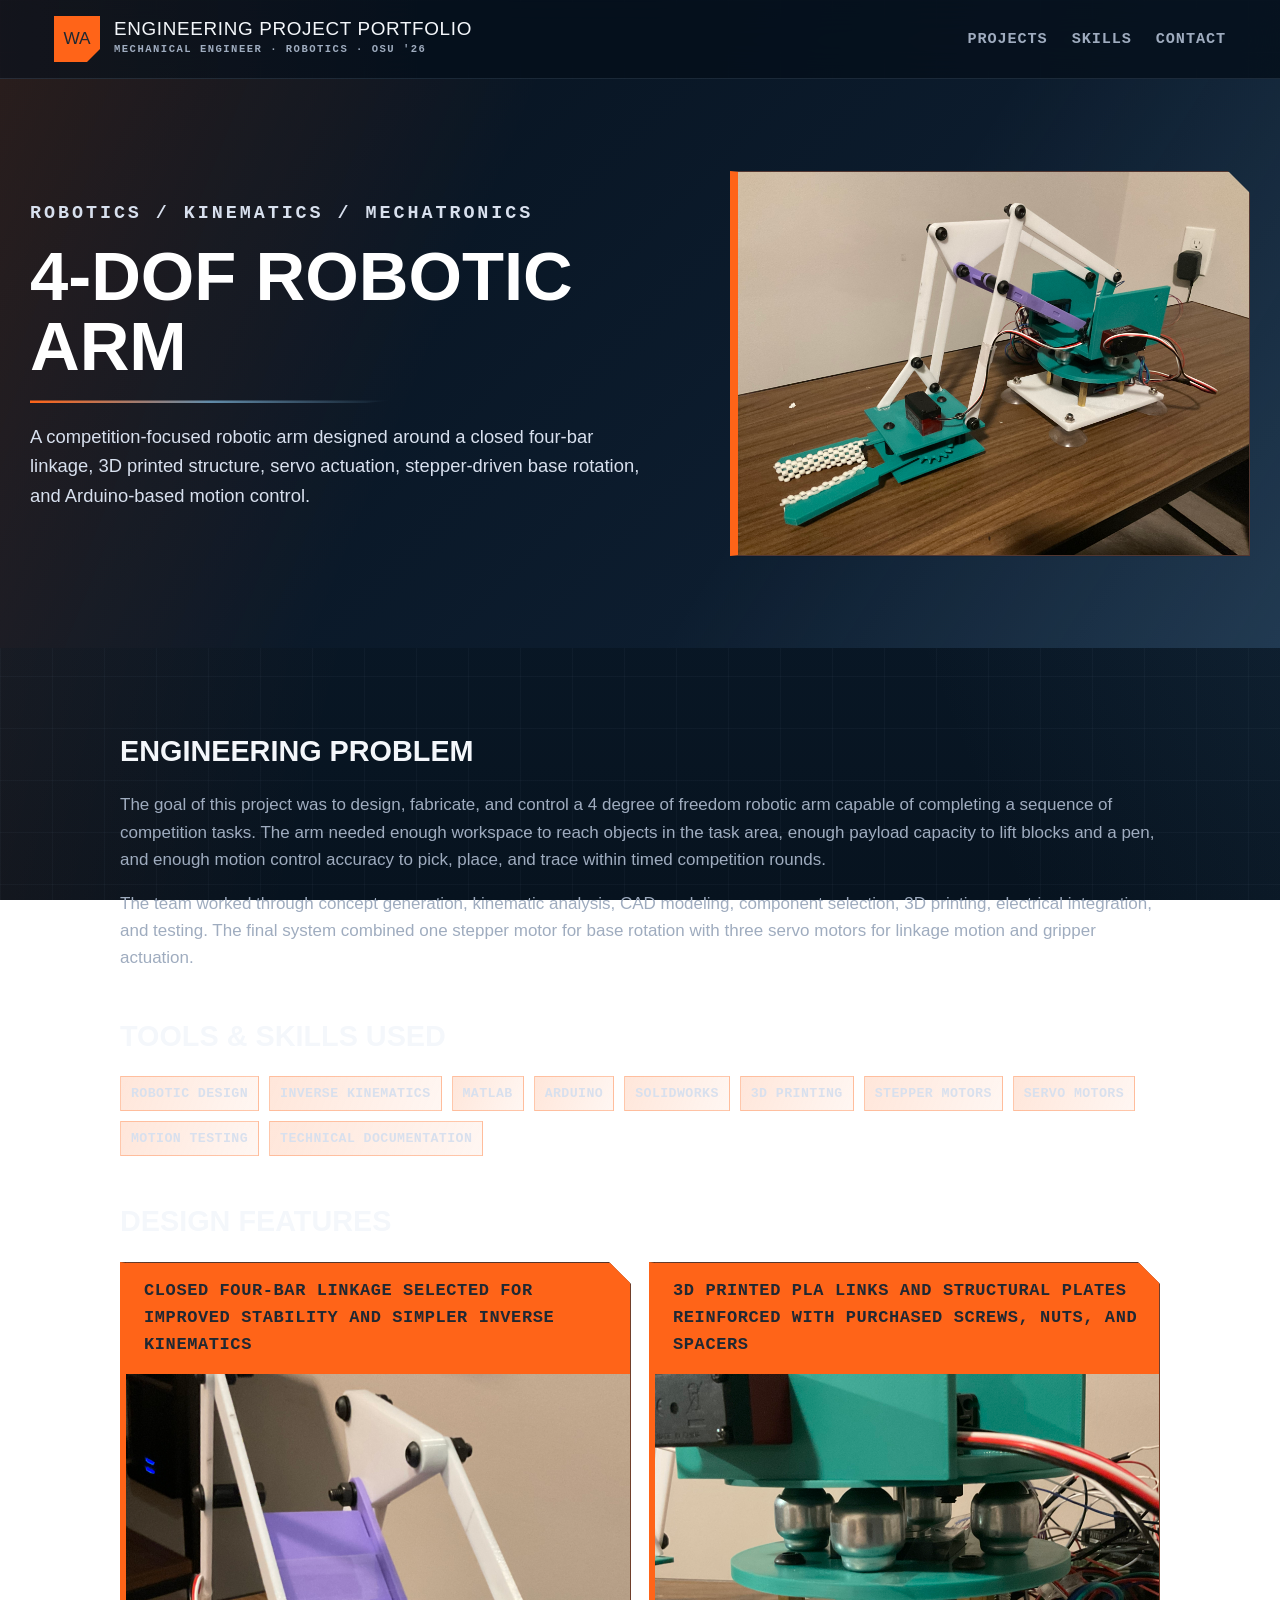
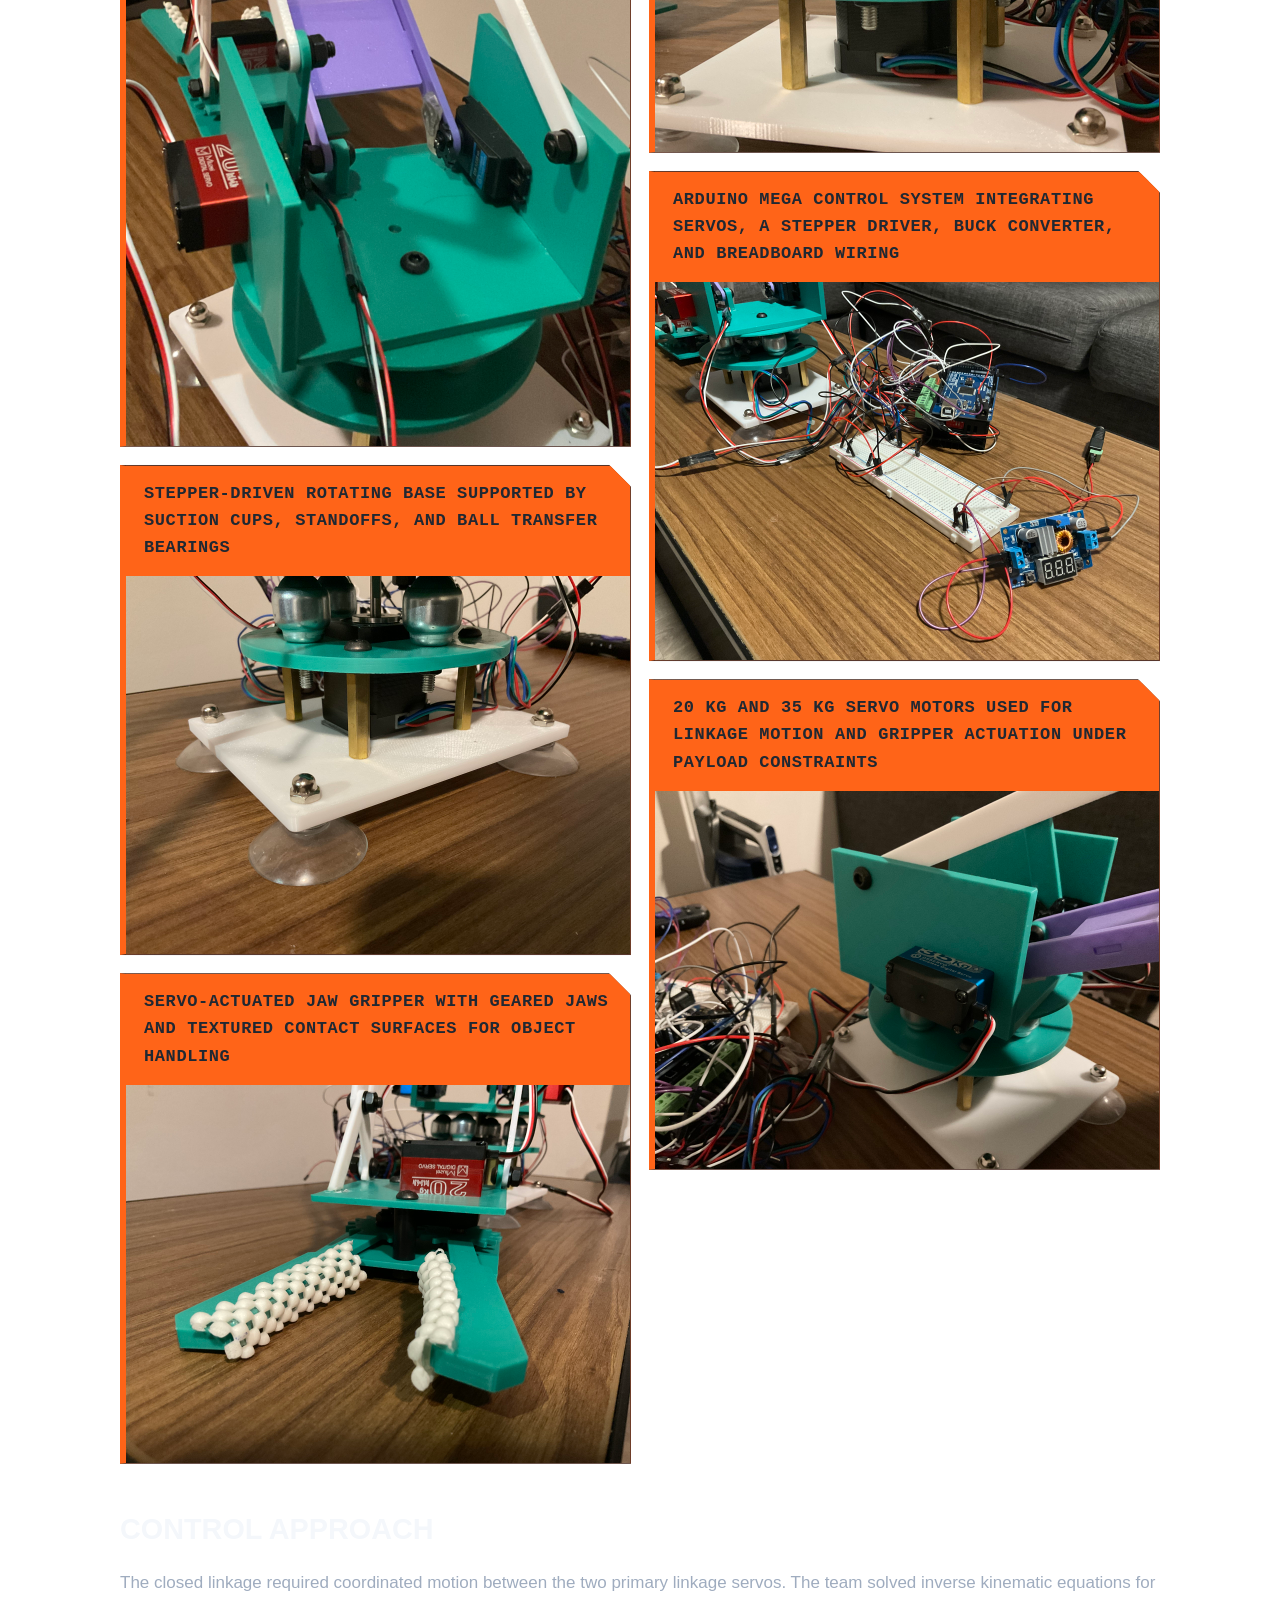
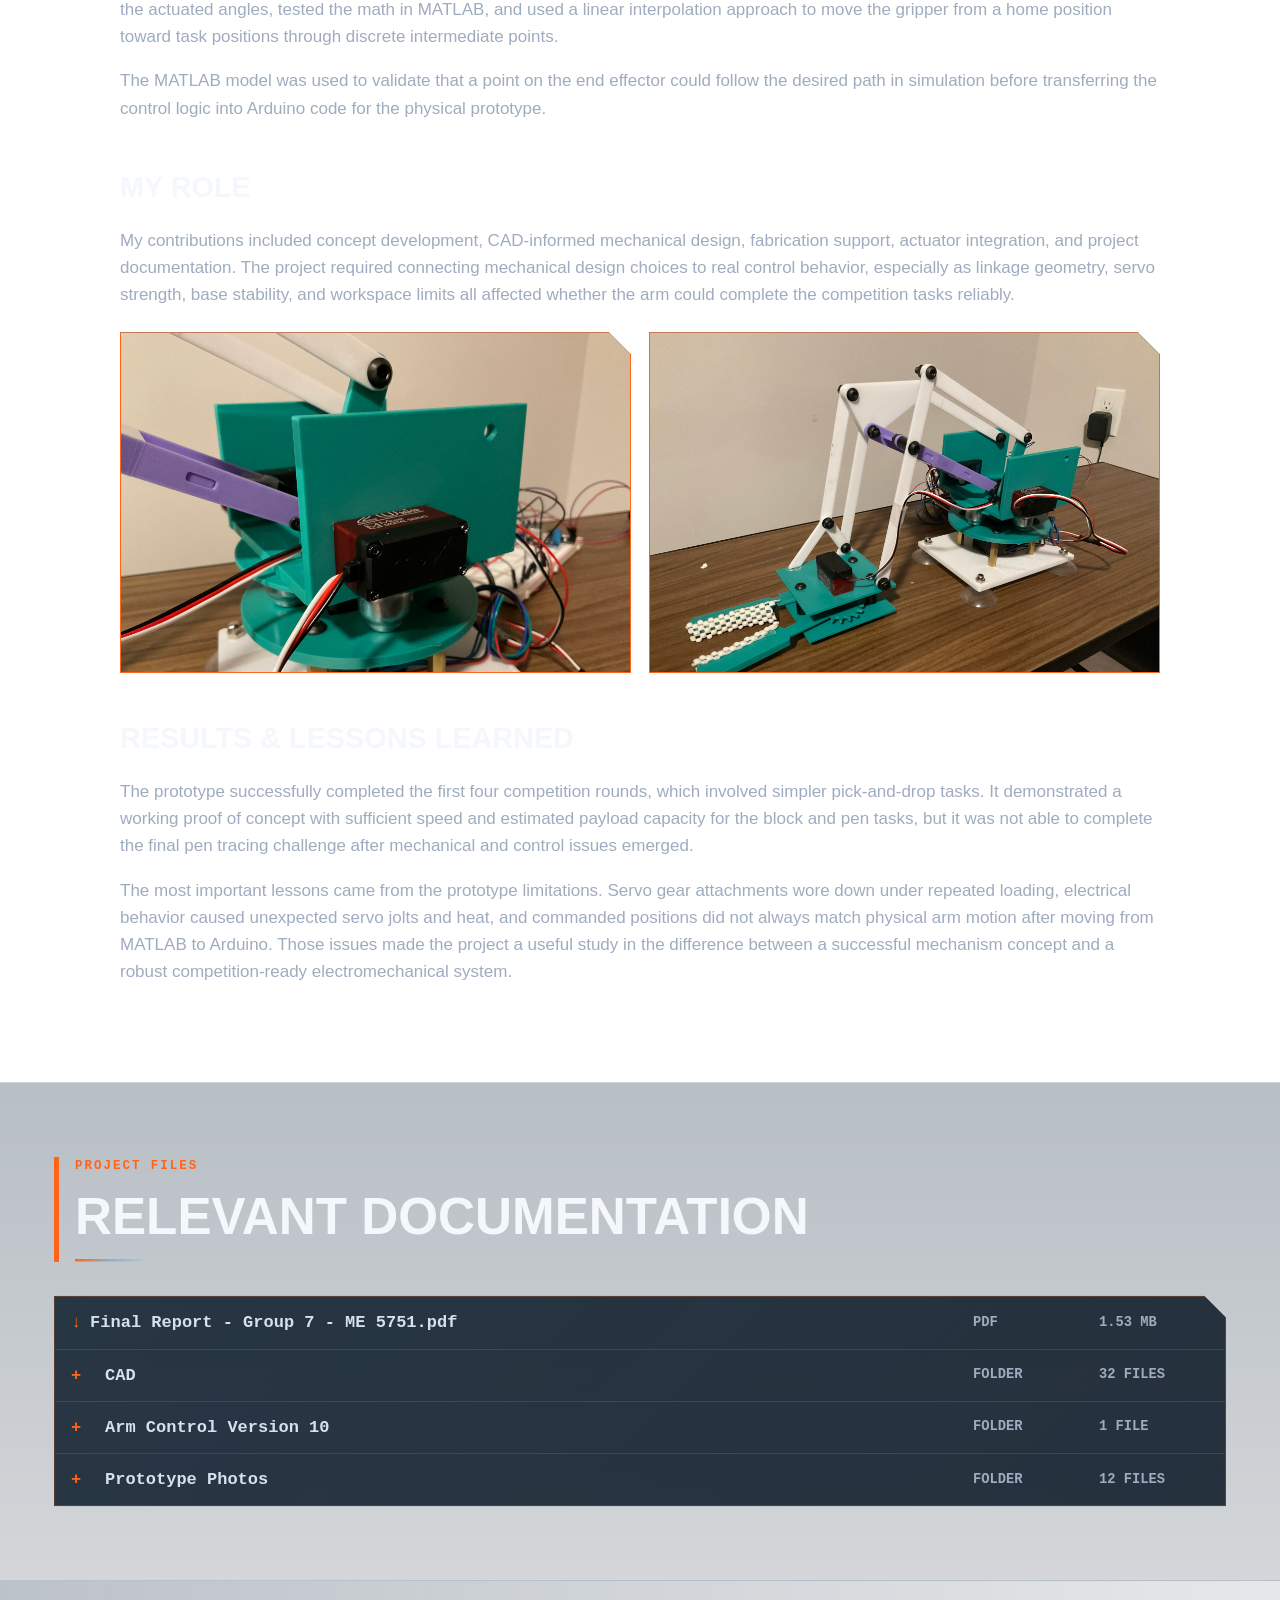
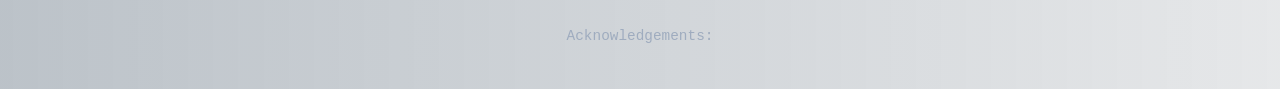
<file: projects/robotic_arm/robotic_arm_index.html>
<!DOCTYPE html>
<html lang="en">
<head>
  <meta charset="UTF-8">
  <meta name="viewport" content="width=device-width, initial-scale=1.0">
  <title>4-DOF Robotic Arm | William Arida</title>
  <meta name="description" content="William Arida project page for a 4-DOF robotic arm featuring robotics, inverse kinematics, Arduino control, servo actuation, CAD, and 3D printing.">
  <meta name="author" content="William Arida">
  <meta name="robots" content="index, follow">
  <link rel="canonical" href="https://williamarida.github.io/projects/robotic_arm/robotic_arm_index.html">
  <meta property="og:type" content="article">
  <meta property="og:title" content="4-DOF Robotic Arm | William Arida">
  <meta property="og:description" content="Robotics and mechatronics project by William Arida using a closed four-bar linkage, inverse kinematics, Arduino control, and 3D printed components.">
  <meta property="og:url" content="https://williamarida.github.io/projects/robotic_arm/robotic_arm_index.html">
  <meta property="og:image" content="https://williamarida.github.io/projects/robotic_arm/images/Full_Body.jpeg">
  <meta name="twitter:card" content="summary_large_image">

  <script type="application/ld+json">
  {
    "@context": "https://schema.org",
    "@type": "CreativeWork",
    "name": "4-DOF Robotic Arm",
    "url": "https://williamarida.github.io/projects/robotic_arm/robotic_arm_index.html",
    "author": {
      "@type": "Person",
      "name": "William Arida",
      "url": "https://williamarida.github.io/"
    },
    "about": [
      "Robotics",
      "Inverse kinematics",
      "Arduino",
      "Servo motors",
      "3D printing",
      "Mechanical design"
    ]
  }
  </script>
  <link rel="stylesheet" href="../../style.css?v=20260930-feature-frame-fit">
</head>

<body>
  <header class="site-header">
    <nav class="navbar">
      <a href="../../index.html" class="logo" aria-label="William Arida portfolio homepage">
        <span class="logo-badge">WA</span>
        <span class="logo-copy">
          <span class="logo-title">Engineering Project Portfolio</span>
          <span class="logo-subtitle">Mechanical Engineer · Robotics · OSU '26</span>
        </span>
      </a>

      <div class="nav-links">
        <a href="../../index.html#projects">Projects</a>
        <a href="../../index.html#skills">Skills</a>
        <a href="../../index.html#contact">Contact</a>
      </div>
    </nav>
  </header>

  <main>
    <section class="project-hero">
      <div class="project-hero-with-image">
        <div class="project-hero-copy">
          <p class="eyebrow">Robotics / Kinematics / Mechatronics</p>
          <h1>4-DOF Robotic Arm</h1>
          <p>
            A competition-focused robotic arm designed around a closed four-bar linkage, 3D printed
            structure, servo actuation, stepper-driven base rotation, and Arduino-based motion control.
          </p>
        </div>

        <img
          src="images/Full_Body.jpeg"
          alt="Full assembled 4 degree of freedom robotic arm prototype"
          class="project-hero-image"
        >
      </div>
    </section>

    <section class="project-page">
      <div class="project-detail-grid">
        <div class="project-main-flow">
          <h2>Engineering Problem</h2>
          <p>
            The goal of this project was to design, fabricate, and control a 4 degree of freedom robotic
            arm capable of completing a sequence of competition tasks. The arm needed enough workspace
            to reach objects in the task area, enough payload capacity to lift blocks and a pen, and
            enough motion control accuracy to pick, place, and trace within timed competition rounds.
          </p>
          <p>
            The team worked through concept generation, kinematic analysis, CAD modeling, component
            selection, 3D printing, electrical integration, and testing. The final system combined one
            stepper motor for base rotation with three servo motors for linkage motion and gripper
            actuation.
          </p>

          <h2>Tools & Skills Used</h2>
          <div class="skills-list project-skill-list">
            <span>Robotic Design</span>
            <span>Inverse Kinematics</span>
            <span>MATLAB</span>
            <span>Arduino</span>
            <span>SolidWorks</span>
            <span>3D Printing</span>
            <span>Stepper Motors</span>
            <span>Servo Motors</span>
            <span>Motion Testing</span>
            <span>Technical Documentation</span>
          </div>
          
          <h2>Design Features</h2>
          <div class="project-feature-showcase">
            <div class="project-feature-column">
              <article class="project-feature-item">
                <p class="feature-bubble">Closed four-bar linkage selected for improved stability and simpler inverse kinematics</p>
                <img src="images/Back_End_Closeup.jpeg" alt="Rear linkage and actuator closeup on robotic arm">
              </article>

              <article class="project-feature-item">
                <p class="feature-bubble">Stepper-driven rotating base supported by suction cups, standoffs, and ball transfer bearings</p>
                <img src="images/Base_Mounting.jpeg" alt="Robotic arm base with suction cups, stepper motor, and support hardware">
              </article>

              <article class="project-feature-item">
                <p class="feature-bubble">Servo-actuated jaw gripper with geared jaws and textured contact surfaces for object handling</p>
                <img src="images/Gripper_Closeup.jpeg" alt="Closeup of robotic arm gripper jaws and wrist servo">
              </article>
            </div>

            <div class="project-feature-column">
              <article class="project-feature-item">
                <p class="feature-bubble">3D printed PLA links and structural plates reinforced with purchased screws, nuts, and spacers</p>
                <img src="images/Swivel_Closeup.jpeg" alt="Closeup of rotating linkage and printed support structure">
              </article>

              <article class="project-feature-item">
                <p class="feature-bubble">Arduino Mega control system integrating servos, a stepper driver, buck converter, and breadboard wiring</p>
                <img src="images/Wiring%20Closeup.jpeg" alt="Arduino Mega, breadboard, buck converter, and wiring for robotic arm controls">
              </article>

              <article class="project-feature-item">
                <p class="feature-bubble">20 kg and 35 kg servo motors used for linkage motion and gripper actuation under payload constraints</p>
                <img src="images/35kg_Servo.jpeg" alt="35 kilogram servo installed on the robotic arm prototype">
              </article>
            </div>
          </div>

          <h2>Control Approach</h2>
          <p>
            The closed linkage required coordinated motion between the two primary linkage servos. The
            team solved inverse kinematic equations for the actuated angles, tested the math in MATLAB,
            and used a linear interpolation approach to move the gripper from a home position toward
            task positions through discrete intermediate points.
          </p>
          <p>
            The MATLAB model was used to validate that a point on the end effector could follow the
            desired path in simulation before transferring the control logic into Arduino code for the
            physical prototype.
          </p>

          <h2>My Role</h2>
          <p>
            My contributions included concept development, CAD-informed mechanical design, fabrication
            support, actuator integration, and project documentation. The project required connecting
            mechanical design choices to real control behavior, especially as linkage geometry, servo
            strength, base stability, and workspace limits all affected whether the arm could complete
            the competition tasks reliably.
          </p>

          <div class="fabrication-strip">
            <img src="images/20kg_Servo.jpeg" alt="20 kilogram servo installed on robotic arm linkage">
            <img src="images/Full_Body.jpeg" alt="Completed robotic arm prototype on a table">
          </div>

          <h2>Results & Lessons Learned</h2>
          <p>
            The prototype successfully completed the first four competition rounds, which involved
            simpler pick-and-drop tasks. It demonstrated a working proof of concept with sufficient
            speed and estimated payload capacity for the block and pen tasks, but it was not able to
            complete the final pen tracing challenge after mechanical and control issues emerged.
          </p>
          <p>
            The most important lessons came from the prototype limitations. Servo gear attachments wore
            down under repeated loading, electrical behavior caused unexpected servo jolts and heat, and
            commanded positions did not always match physical arm motion after moving from MATLAB to
            Arduino. Those issues made the project a useful study in the difference between a successful
            mechanism concept and a robust competition-ready electromechanical system.
          </p>
        </div>
      </div>
    </section>

    <section class="project-documentation-section">
      <div class="project-documentation">
        <div class="section-heading">
          <p class="eyebrow">Project Files</p>
          <h2>Relevant Documentation</h2>
        </div>

        <div class="repo-bank">
          <div class="repo-row">
            <span class="repo-name"><a class="repo-download" href="documents/Final%20Report%20-%20Group%207%20-%20ME%205751.pdf" download>Final Report - Group 7 - ME 5751.pdf</a></span>
            <span class="repo-type">PDF</span>
            <span class="repo-size">1.53 MB</span>
          </div>

          <details class="repo-folder">
            <summary class="repo-folder-summary">
              <span class="repo-name">CAD</span>
              <span class="repo-type">Folder</span>
              <span class="repo-size">32 files</span>
            </summary>

            <div class="repo-folder-contents">
              <div class="repo-row"><span class="repo-name"><a class="repo-download" href="documents/CAD/FinalAssem_v1.SLDASM" download>FinalAssem_v1.SLDASM</a></span><span class="repo-type">SLDASM</span><span class="repo-size">8.43 MB</span></div>
              <div class="repo-row"><span class="repo-name"><a class="repo-download" href="documents/CAD/Arm%20Base.SLDPRT" download>Arm Base.SLDPRT</a></span><span class="repo-type">SLDPRT</span><span class="repo-size">135 KB</span></div>
              <div class="repo-row"><span class="repo-name"><a class="repo-download" href="documents/CAD/BasePlate.SLDPRT" download>BasePlate.SLDPRT</a></span><span class="repo-type">SLDPRT</span><span class="repo-size">93 KB</span></div>
              <div class="repo-row"><span class="repo-name"><a class="repo-download" href="documents/CAD/GripperDesign.SLDPRT" download>GripperDesign.SLDPRT</a></span><span class="repo-type">SLDPRT</span><span class="repo-size">414 KB</span></div>
              <div class="repo-row"><span class="repo-name"><a class="repo-download" href="documents/CAD/GripperDesign_R.SLDPRT" download>GripperDesign_R.SLDPRT</a></span><span class="repo-type">SLDPRT</span><span class="repo-size">426 KB</span></div>
              <div class="repo-row"><span class="repo-name"><a class="repo-download" href="documents/CAD/L1.SLDPRT" download>L1.SLDPRT</a></span><span class="repo-type">SLDPRT</span><span class="repo-size">64 KB</span></div>
              <div class="repo-row"><span class="repo-name"><a class="repo-download" href="documents/CAD/L2.SLDPRT" download>L2.SLDPRT</a></span><span class="repo-type">SLDPRT</span><span class="repo-size">69 KB</span></div>
              <div class="repo-row"><span class="repo-name"><a class="repo-download" href="documents/CAD/L3.SLDPRT" download>L3.SLDPRT</a></span><span class="repo-type">SLDPRT</span><span class="repo-size">73 KB</span></div>
              <div class="repo-row"><span class="repo-name"><a class="repo-download" href="documents/CAD/L4_V2.SLDPRT" download>L4_V2.SLDPRT</a></span><span class="repo-type">SLDPRT</span><span class="repo-size">104 KB</span></div>
              <div class="repo-row"><span class="repo-name"><a class="repo-download" href="documents/CAD/L5.SLDPRT" download>L5.SLDPRT</a></span><span class="repo-type">SLDPRT</span><span class="repo-size">65 KB</span></div>
              <div class="repo-row"><span class="repo-name"><a class="repo-download" href="documents/CAD/LinkBoard_rec.SLDPRT" download>LinkBoard_rec.SLDPRT</a></span><span class="repo-type">SLDPRT</span><span class="repo-size">80 KB</span></div>
              <div class="repo-row"><span class="repo-name"><a class="repo-download" href="documents/CAD/LinkBoard_tri.SLDPRT" download>LinkBoard_tri.SLDPRT</a></span><span class="repo-type">SLDPRT</span><span class="repo-size">75 KB</span></div>
              <div class="repo-row"><span class="repo-name"><a class="repo-download" href="documents/CAD/SampleServo.SLDPRT" download>SampleServo.SLDPRT</a></span><span class="repo-type">SLDPRT</span><span class="repo-size">98 KB</span></div>
              <div class="repo-row"><span class="repo-name"><a class="repo-download" href="documents/CAD/Servo%20Connector.SLDPRT" download>Servo Connector.SLDPRT</a></span><span class="repo-type">SLDPRT</span><span class="repo-size">105 KB</span></div>
              <div class="repo-row"><span class="repo-name"><a class="repo-download" href="documents/CAD/StepMotor%20Connector.SLDPRT" download>StepMotor Connector.SLDPRT</a></span><span class="repo-type">SLDPRT</span><span class="repo-size">102 KB</span></div>
              <div class="repo-row"><span class="repo-name"><a class="repo-download" href="documents/CAD/Stepper%20Motor.SLDPRT" download>Stepper Motor.SLDPRT</a></span><span class="repo-type">SLDPRT</span><span class="repo-size">2.49 MB</span></div>
              <div class="repo-row"><span class="repo-name"><a class="repo-download" href="documents/CAD/Stud-Mount%20Ball%20Transfer.SLDPRT" download>Stud-Mount Ball Transfer.SLDPRT</a></span><span class="repo-type">SLDPRT</span><span class="repo-size">868 KB</span></div>
              <div class="repo-row"><span class="repo-name"><a class="repo-download" href="documents/CAD/SupportCM.SLDASM" download>SupportCM.SLDASM</a></span><span class="repo-type">SLDASM</span><span class="repo-size">88 KB</span></div>
              <div class="repo-row"><span class="repo-name"><a class="repo-download" href="documents/CAD/SupportCM_1.SLDPRT" download>SupportCM_1.SLDPRT</a></span><span class="repo-type">SLDPRT</span><span class="repo-size">68 KB</span></div>
              <div class="repo-row"><span class="repo-name"><a class="repo-download" href="documents/CAD/SupportCM_2_assem.SLDPRT" download>SupportCM_2_assem.SLDPRT</a></span><span class="repo-type">SLDPRT</span><span class="repo-size">147 KB</span></div>
              <div class="repo-row"><span class="repo-name"><a class="repo-download" href="documents/CAD/SupportPlate.SLDPRT" download>SupportPlate.SLDPRT</a></span><span class="repo-type">SLDPRT</span><span class="repo-size">121 KB</span></div>
              <div class="repo-row"><span class="repo-name"><a class="repo-download" href="documents/CAD/Threaded%20Suction%20Cup%2050mm.SLDPRT" download>Threaded Suction Cup 50mm.SLDPRT</a></span><span class="repo-type">SLDPRT</span><span class="repo-size">1.58 MB</span></div>
              <div class="repo-row"><span class="repo-name"><a class="repo-download" href="documents/CAD/WristBoard%26Fixlink.SLDASM" download>WristBoard&amp;Fixlink.SLDASM</a></span><span class="repo-type">SLDASM</span><span class="repo-size">83 KB</span></div>
              <div class="repo-row"><span class="repo-name"><a class="repo-download" href="documents/CAD/WristBoard_Bottom.SLDPRT" download>WristBoard_Bottom.SLDPRT</a></span><span class="repo-type">SLDPRT</span><span class="repo-size">93 KB</span></div>
              <div class="repo-row"><span class="repo-name"><a class="repo-download" href="documents/CAD/WristBoard_V2.SLDPRT" download>WristBoard_V2.SLDPRT</a></span><span class="repo-type">SLDPRT</span><span class="repo-size">122 KB</span></div>
              <div class="repo-row"><span class="repo-name"><a class="repo-download" href="documents/CAD/M6%20Steel%20Hex%20Nut.SLDPRT" download>M6 Steel Hex Nut.SLDPRT</a></span><span class="repo-type">SLDPRT</span><span class="repo-size">440 KB</span></div>
              <div class="repo-row"><span class="repo-name"><a class="repo-download" href="documents/CAD/Male-Female%20Threaded%20Hex%20Standoff%20M6x15.SLDPRT" download>Male-Female Threaded Hex Standoff M6x15.SLDPRT</a></span><span class="repo-type">SLDPRT</span><span class="repo-size">1020 KB</span></div>
              <div class="repo-row"><span class="repo-name"><a class="repo-download" href="documents/CAD/Male-Female%20Threaded%20Hex%20Standoff%20M6x35.SLDPRT" download>Male-Female Threaded Hex Standoff M6x35.SLDPRT</a></span><span class="repo-type">SLDPRT</span><span class="repo-size">1.04 MB</span></div>
              <div class="repo-row"><span class="repo-name"><a class="repo-download" href="documents/CAD/Socket%20Head%20Screw%20M6x25.SLDPRT" download>Socket Head Screw M6x25.SLDPRT</a></span><span class="repo-type">SLDPRT</span><span class="repo-size">1009 KB</span></div>
              <div class="repo-row"><span class="repo-name"><a class="repo-download" href="documents/CAD/Alloy%20Steel%20Socket%20Head%20Screw%20M5x8.SLDPRT" download>Alloy Steel Socket Head Screw M5x8.SLDPRT</a></span><span class="repo-type">SLDPRT</span><span class="repo-size">513 KB</span></div>
              <div class="repo-row"><span class="repo-name"><a class="repo-download" href="documents/CAD/Alloy%20Steel%20Socket%20Head%20Screw%20M6x10.SLDPRT" download>Alloy Steel Socket Head Screw M6x10.SLDPRT</a></span><span class="repo-type">SLDPRT</span><span class="repo-size">513 KB</span></div>
              <div class="repo-row"><span class="repo-name"><a class="repo-download" href="documents/CAD/Alloy%20Steel%20Socket%20Head%20Screw%20M6x12.SLDPRT" download>Alloy Steel Socket Head Screw M6x12.SLDPRT</a></span><span class="repo-type">SLDPRT</span><span class="repo-size">574 KB</span></div>
            </div>
          </details>

          <details class="repo-folder">
            <summary class="repo-folder-summary">
              <span class="repo-name">Arm Control Version 10</span>
              <span class="repo-type">Folder</span>
              <span class="repo-size">1 file</span>
            </summary>

            <div class="repo-folder-contents">
              <div class="repo-row"><span class="repo-name"><a class="repo-download" href="documents/Arm_Control_Version_10/Arm_Control_Version_10.ino" download>Arm_Control_Version_10.ino</a></span><span class="repo-type">INO</span><span class="repo-size">39 KB</span></div>
            </div>
          </details>

          <details class="repo-folder">
            <summary class="repo-folder-summary">
              <span class="repo-name">Prototype Photos</span>
              <span class="repo-type">Folder</span>
              <span class="repo-size">12 files</span>
            </summary>

            <div class="repo-folder-contents">
              <div class="repo-row"><span class="repo-name"><a class="repo-download" href="documents/Prototype%20Photos/image-20250429-011100-9696a164.jpeg" download>image-20250429-011100-9696a164.jpeg</a></span><span class="repo-type">JPEG</span><span class="repo-size">3.09 MB</span></div>
              <div class="repo-row"><span class="repo-name"><a class="repo-download" href="documents/Prototype%20Photos/image-20250429-011110-d4ec90b9.jpeg" download>image-20250429-011110-d4ec90b9.jpeg</a></span><span class="repo-type">JPEG</span><span class="repo-size">3.03 MB</span></div>
              <div class="repo-row"><span class="repo-name"><a class="repo-download" href="documents/Prototype%20Photos/image-20250429-011115-7e55ef69.jpeg" download>image-20250429-011115-7e55ef69.jpeg</a></span><span class="repo-type">JPEG</span><span class="repo-size">3.10 MB</span></div>
              <div class="repo-row"><span class="repo-name"><a class="repo-download" href="documents/Prototype%20Photos/image-20250429-011120-7bd47b61.jpeg" download>image-20250429-011120-7bd47b61.jpeg</a></span><span class="repo-type">JPEG</span><span class="repo-size">2.88 MB</span></div>
              <div class="repo-row"><span class="repo-name"><a class="repo-download" href="documents/Prototype%20Photos/image-20250429-011130-2dcbd9d2.jpeg" download>image-20250429-011130-2dcbd9d2.jpeg</a></span><span class="repo-type">JPEG</span><span class="repo-size">3.30 MB</span></div>
              <div class="repo-row"><span class="repo-name"><a class="repo-download" href="documents/Prototype%20Photos/image-20250429-011155-4f8ee539.jpeg" download>image-20250429-011155-4f8ee539.jpeg</a></span><span class="repo-type">JPEG</span><span class="repo-size">3.29 MB</span></div>
              <div class="repo-row"><span class="repo-name"><a class="repo-download" href="documents/Prototype%20Photos/image-20250429-011307-f3041f31.jpeg" download>image-20250429-011307-f3041f31.jpeg</a></span><span class="repo-type">JPEG</span><span class="repo-size">2.37 MB</span></div>
              <div class="repo-row"><span class="repo-name"><a class="repo-download" href="documents/Prototype%20Photos/image-20250429-011337-78f5a7a4.jpeg" download>image-20250429-011337-78f5a7a4.jpeg</a></span><span class="repo-type">JPEG</span><span class="repo-size">2.39 MB</span></div>
              <div class="repo-row"><span class="repo-name"><a class="repo-download" href="documents/Prototype%20Photos/image-20250429-011421-23e3de47.jpeg" download>image-20250429-011421-23e3de47.jpeg</a></span><span class="repo-type">JPEG</span><span class="repo-size">2.78 MB</span></div>
              <div class="repo-row"><span class="repo-name"><a class="repo-download" href="documents/Prototype%20Photos/image-20250429-011444-2348beeb.jpeg" download>image-20250429-011444-2348beeb.jpeg</a></span><span class="repo-type">JPEG</span><span class="repo-size">3.15 MB</span></div>
              <div class="repo-row"><span class="repo-name"><a class="repo-download" href="documents/Prototype%20Photos/image-20250429-023504-bf0f9aee.jpeg" download>image-20250429-023504-bf0f9aee.jpeg</a></span><span class="repo-type">JPEG</span><span class="repo-size">4.11 MB</span></div>
              <div class="repo-row"><span class="repo-name"><a class="repo-download" href="documents/Prototype%20Photos/image-20250429-023520-b065e439.jpeg" download>image-20250429-023520-b065e439.jpeg</a></span><span class="repo-type">JPEG</span><span class="repo-size">4.06 MB</span></div>
            </div>
          </details>
        </div>
      </div>
    </section>
  </main>

  <footer class="project-acknowledgements">
    <p>Acknowledgements:</p>
  </footer>
</body>
</html>
</file>
<file: style.css>
/* =========================
   GLOBAL DESIGN SYSTEM
   These variables control the site's main colors, spacing, shadows, and sizing.
   ========================= */

:root {
  --bg: #06111d;
  --bg-soft: #0a1a2a;
  --bg-card: #101c2a;
  --bg-card-light: #17283a;
  --bg-panel-gray: #20262f;
  --steel-blue: #20364b;
  --steel-blue-soft: #2b465e;

  --text-main: #f4f7fb;
  --text-soft: #d8e0ee;
  --text-muted: #9facbf;

  --accent: #ff6418;
  --accent-strong: #ffb15f;
  --accent-warm: #ff9f2f;
  --action-text: #202832;

  --border: rgba(180, 210, 236, 0.13);
  --border-strong: rgba(255, 100, 24, 0.32);
  --blue-border: rgba(96, 145, 181, 0.24);
  --blue-line: rgba(118, 171, 207, 0.16);
  --accent-glow: rgba(255, 100, 24, 0.18);

  --shadow: 0 24px 80px rgba(0, 0, 0, 0.42);
  --max-width: 1220px;
  --panel-cut: 22px;
  --font-main: "Inter", "Segoe UI", Arial, Helvetica, sans-serif;
  --font-display: "Arial Black", "Segoe UI Black", "Inter", Arial, Helvetica, sans-serif;
  --font-mono: "Cascadia Mono", "Consolas", "SFMono-Regular", "Roboto Mono", monospace;

  --radius-lg: 0;
  --radius-md: 0;
  --radius-sm: 0;
}

/* Universal box sizing makes width and padding easier to control. */
* {
  box-sizing: border-box;
}

/* Smooth scrolling makes navbar links glide to page sections. */
html {
  scroll-behavior: smooth;
}

/* Main page body styling: dark background, default font, and readable line spacing. */
body {
  margin: 0;
  font-family: var(--font-main);
  font-size: 17px;
  color: var(--text-main);
  background:
    linear-gradient(rgba(180, 210, 236, 0.035) 1px, transparent 1px),
    linear-gradient(90deg, rgba(180, 210, 236, 0.035) 1px, transparent 1px),
    linear-gradient(104deg, rgba(255, 100, 24, 0.09), transparent 34%),
    linear-gradient(248deg, rgba(72, 114, 148, 0.16), transparent 38%),
    linear-gradient(180deg, #06111d 0%, #0a1a2a 46%, #07131f 100%);
  background-size: 52px 52px, 52px 52px, auto, auto, auto;
  background-attachment: fixed;
  line-height: 1.6;
}

/* Keeps images responsive and prevents weird inline spacing. */
img {
  max-width: 100%;
  display: block;
}

/* Removes default link styling so links can look like cards/buttons. */
a {
  color: inherit;
  text-decoration: none;
}

h1,
h2,
h3 {
  font-family: var(--font-display);
}

button,
input,
select,
textarea {
  font-family: inherit;
}

/* =========================
   HEADER / NAVIGATION
   Sticky top navigation bar with a glassy dark background.
   ========================= */

/* Header stays at the top while scrolling. */
.site-header {
  position: sticky;
  top: 0;
  z-index: 20;
  color: white;
  background:
    linear-gradient(90deg, rgba(255, 100, 24, 0.045), transparent 34%),
    rgba(6, 17, 29, 0.82);
  border-bottom: 1px solid var(--border);
  backdrop-filter: blur(18px);
}

/* Navbar controls the horizontal layout of the logo and links. */
.navbar {
  max-width: var(--max-width);
  margin: 0 auto;
  padding: 16px 24px;
  display: flex;
  justify-content: space-between;
  align-items: center;
}

/* Logo/name styling on the left side of the navbar. */
.logo {
  display: inline-flex;
  align-items: center;
  gap: 14px;
  min-width: 0;
  font-family: var(--font-display);
  text-transform: uppercase;
}

.logo-badge {
  position: relative;
  display: grid;
  place-items: center;
  width: 46px;
  height: 46px;
  clip-path: polygon(0 0, 100% 0, 100% calc(100% - 13px), calc(100% - 13px) 100%, 0 100%);
  color: var(--action-text);
  background: var(--accent);
  font-size: 1.08rem;
  letter-spacing: 0;
}

.logo-copy {
  display: grid;
  gap: 3px;
  min-width: 0;
}

.logo-title {
  color: var(--text-main);
  font-size: 1.18rem;
  line-height: 1;
  letter-spacing: 0.035em;
}

.logo-subtitle {
  color: var(--text-muted);
  font-family: var(--font-mono);
  font-size: 0.66rem;
  font-weight: 800;
  letter-spacing: 0.14em;
}

/* Container for the navbar links. */
.nav-links {
  display: flex;
  gap: 24px;
  font-family: var(--font-mono);
  font-size: 0.95rem;
  font-weight: 800;
  text-transform: uppercase;
  letter-spacing: 0.06em;
  color: var(--text-muted);
}

/* Individual nav link hover setup. */
.nav-links a {
  position: relative;
  transition: color 0.2s ease;
}

/* Animated underline hidden by default. */
.nav-links a::after {
  content: "";
  position: absolute;
  left: 0;
  bottom: -7px;
  width: 0;
  height: 2px;
  background: var(--accent);
  transition: width 0.2s ease;
}

/* Makes nav links brighter on hover. */
.nav-links a:hover {
  color: var(--text-main);
}

/* Expands the underline on hover. */
.nav-links a:hover::after {
  width: 100%;
}

/* =========================
   HOMEPAGE HERO
   Large opening section with main intro.
   ========================= */

/* Main hero layout. */
.hero {
  position: relative;
  overflow: hidden;
  max-width: none;
  padding: 105px 24px 58px;
  border-bottom: 1px solid var(--border);
  background:
    linear-gradient(122deg, rgba(255, 100, 24, 0.12), transparent 26%),
    linear-gradient(180deg, rgba(23, 40, 58, 0.62), rgba(10, 26, 42, 0.20));
}

.hero::before {
  content: none;
}

/* Limits the width of hero text so it stays readable. */
.hero-content,
.hero-text {
  position: relative;
  z-index: 1;
  max-width: var(--max-width);
  margin-left: auto;
  margin-right: auto;
}

.hero-content > * {
  max-width: 760px;
}

.hero-with-portrait {
  display: grid;
  grid-template-columns: minmax(0, 1fr) minmax(260px, 360px);
  gap: 46px;
  align-items: center;
}

.hero-copy {
  max-width: 760px;
}

/* Small uppercase label used above section titles. */
.eyebrow {
  margin: 0 0 14px;
  color: var(--accent);
  font-family: var(--font-mono);
  font-size: 0.78rem;
  font-weight: 900;
  text-transform: uppercase;
  letter-spacing: 0.16em;
}

/* Main hero headline. */
.hero h1 {
  margin: 0;
  font-family: var(--font-display);
  font-size: clamp(2.5rem, 6vw, 5.05rem);
  line-height: 0.96;
  letter-spacing: 0;
  text-transform: uppercase;
}

.hero-credential {
  margin: 18px 0 0;
  color: var(--text-soft);
  font-size: clamp(1.08rem, 2.2vw, 1.45rem);
  font-weight: 850;
  letter-spacing: 0;
}

/* Supporting paragraph below the hero headline. */
.hero-description {
  max-width: 690px;
  margin-top: 28px;
  color: var(--text-soft);
  font-size: 1.08rem;
}

.hero-portrait {
  width: 100%;
  aspect-ratio: 1 / 1;
  object-fit: cover;
  object-position: center top;
  clip-path: polygon(0 0, calc(100% - var(--panel-cut)) 0, 100% var(--panel-cut), 100% 100%, 0 100%);
  border: 1px solid var(--blue-border);
  border-radius: var(--radius-lg);
  background: var(--bg-card-light);
  box-shadow:
    -12px 12px 0 rgba(255, 100, 24, 0.12),
    var(--shadow);
}

/* =========================
   GENERAL SECTIONS
   Shared spacing and heading styles for major page sections.
   ========================= */

/* Main section wrapper used for projects, skills, and contact. */
.section {
  max-width: var(--max-width);
  margin: 0 auto;
  padding: 74px 24px;
}

/* Section heading block. */
.section-heading {
  position: relative;
  max-width: 760px;
  margin-bottom: 34px;
  padding-left: 16px;
  border-left: 5px solid var(--accent);
}

/* Main section heading text. */
.section-heading h2 {
  margin: 0;
  font-family: var(--font-display);
  font-size: clamp(2rem, 4vw, 3.2rem);
  line-height: 1;
  letter-spacing: 0;
  text-transform: uppercase;
}

.section-heading h2::after {
  content: "";
  display: block;
  width: 74px;
  height: 3px;
  margin-top: 16px;
  background:
    linear-gradient(90deg, var(--accent), rgba(118, 171, 207, 0.74), transparent);
  clip-path: polygon(0 0, 100% 0, 88% 100%, 0% 100%);
}

/* Supporting paragraph under section headings. */
.section-heading p:last-child {
  margin-top: 16px;
  color: var(--text-muted);
}

.project-subsection-heading {
  margin-top: 54px;
}

/* =========================
   STACKED HORIZONTAL PROJECT CARDS
   Wide project cards stacked vertically, with image left and text right.
   ========================= */

/* Project list container: one project per row. */
.project-grid {
  display: grid;
  grid-template-columns: 1fr;
  gap: 22px;
}

/* Main project card layout. Can be used on <a> or <article>. */
.project-card {
  position: relative;
  overflow: hidden;
  min-height: 245px;
  display: grid;
  grid-template-columns: 330px minmax(0, 1fr);
  clip-path: polygon(0 0, calc(100% - var(--panel-cut)) 0, 100% var(--panel-cut), 100% 100%, 0 100%);
  cursor: pointer;
  color: inherit;
  text-decoration: none;
  border: 1px solid rgba(255, 100, 24, 0.32);
  border-left: 8px solid var(--accent);
  border-radius: var(--radius-lg);
  background:
    linear-gradient(90deg, rgba(255, 100, 24, 0.22), transparent 34px),
    linear-gradient(135deg, rgba(118, 171, 207, 0.10), rgba(255, 255, 255, 0.018)),
    var(--bg-card);
  box-shadow: 0 18px 55px rgba(0, 0, 0, 0.24);
  transition:
    transform 0.22s ease,
    box-shadow 0.22s ease,
    border-color 0.22s ease;
}

/* Subtle glow overlay hidden until hover. */
.project-card::before {
  content: "";
  position: absolute;
  inset: 0;
  background:
    linear-gradient(90deg, rgba(255, 100, 24, 0.09), transparent 42%),
    linear-gradient(235deg, rgba(73, 120, 154, 0.16), transparent 34%);
  opacity: 0;
  z-index: 0;
  transition: opacity 0.22s ease;
  pointer-events: none;
}

.project-card::after {
  content: "";
  position: absolute;
  top: 0;
  right: 0;
  width: var(--panel-cut);
  height: var(--panel-cut);
  background: var(--accent);
  clip-path: polygon(100% 0, 100% 100%, 0 0);
  z-index: 2;
  pointer-events: none;
}

/* Project card hover movement and border glow. */
.project-card:hover {
  transform: translateY(-5px);
  border-color: rgba(255, 100, 24, 0.54);
  box-shadow:
    0 28px 85px rgba(0, 0, 0, 0.42),
    0 0 0 1px rgba(118, 171, 207, 0.10);
}

/* Turns on the glow overlay when hovering over a card. */
.project-card:hover::before {
  opacity: 1;
}

/* Featured card currently behaves like the others, but this class lets us style it later if needed. */
.featured-card {
  grid-column: auto;
}

/* Project image styling for real images. */
.project-image {
  width: 100%;
  height: 100%;
  min-height: 245px;
  object-fit: cover;
  background: var(--bg-card-light);
  border-right: 2px solid var(--accent);
  transition:
    transform 0.35s ease,
    filter 0.35s ease;
}

/* Slight image zoom on card hover. */
.project-card:hover .project-image {
  transform: scale(1.045);
  filter: brightness(1.08) contrast(1.03);
}

/* Placeholder image block for projects without images yet. */
.placeholder {
  width: 100%;
  height: 100%;
  min-height: 245px;
  display: grid;
  place-items: center;
  color: var(--text-muted);
  font-weight: 900;
  letter-spacing: 0.08em;
  text-transform: uppercase;
  border-right: 1px solid var(--border);
  background:
    linear-gradient(135deg, rgba(255, 100, 24, 0.13), transparent 42%),
    var(--bg-card-light);
}

/* Right-side project text area. */
.project-content {
  position: relative;
  z-index: 1;
  padding: 0;
  display: flex;
  flex-direction: column;
  justify-content: center;
}

/* Top metadata row inside each project card. */
.project-topline {
  margin: 16px 26px 0;
  padding-bottom: 10px;
  border-bottom: 1px solid rgba(255, 100, 24, 0.26);
  display: flex;
  justify-content: space-between;
  gap: 14px;
  align-items: center;
  margin-bottom: 12px;
}

/* Shared small uppercase metadata style. */
.project-category,
.project-status {
  margin: 0;
  font-family: var(--font-mono);
  font-size: 0.72rem;
  font-weight: 900;
  text-transform: uppercase;
  letter-spacing: 0.12em;
}

/* Project category/date text. */
.project-category {
  color: var(--accent);
}

/* Project status pill. */
.project-status {
  padding: 6px 9px;
  border-radius: 0;
  color: var(--accent-strong);
  background:
    linear-gradient(120deg, rgba(255, 100, 24, 0.16), rgba(255, 100, 24, 0.055));
  border: 1px solid rgba(255, 100, 24, 0.38);
  white-space: nowrap;
  transition:
    color 0.2s ease,
    background 0.2s ease,
    border-color 0.2s ease;
}

.project-card:hover .project-status {
  color: var(--action-text);
  background: var(--accent);
  border-color: var(--accent);
}

/* Project title. */
.project-content h3 {
  width: 100%;
  margin: 0;
  padding: 14px 26px 15px;
  color: var(--action-text);
  background: var(--accent);
  font-family: var(--font-display);
  font-size: clamp(1.25rem, 2.6vw, 1.95rem);
  line-height: 1;
  letter-spacing: 0;
  text-transform: uppercase;
}

/* Project description paragraph. */
.project-content p {
  max-width: 660px;
  margin-top: 0;
  color: var(--text-muted);
}

.project-content > p:not(.project-category):not(.project-status):not(.project-link) {
  margin: 18px 26px 0;
}

/* Technical tag container. */
.project-tags {
  display: flex;
  flex-wrap: wrap;
  gap: 8px;
  margin: 16px 26px 18px;
}

/* Shared tag styling for project tags and skill tags. */
.project-tags span,
.skills-list span {
  display: inline-flex;
  align-items: center;
  min-height: 32px;
  padding: 6px 10px;
  border-radius: 0;
  color: var(--text-soft);
  font-family: var(--font-mono);
  background:
    linear-gradient(112deg, rgba(255, 100, 24, 0.16), rgba(255, 100, 24, 0.055));
  border: 1px solid rgba(255, 100, 24, 0.32);
  font-size: 0.83rem;
  font-weight: 750;
  text-transform: uppercase;
  letter-spacing: 0.03em;
}

/* Project link-style text at bottom of cards. */
.project-link {
  display: inline-flex;
  align-items: center;
  justify-content: center;
  width: fit-content;
  margin: auto 26px 24px;
  padding: 10px 14px;
  color: var(--accent-strong);
  background:
    linear-gradient(120deg, rgba(255, 100, 24, 0.13), rgba(255, 100, 24, 0.045));
  border: 1px solid var(--accent);
  font-family: var(--font-mono);
  font-size: 0.82rem;
  font-weight: 900;
  text-transform: uppercase;
  letter-spacing: 0.06em;
  transition:
    transform 0.2s ease,
    color 0.2s ease,
    background 0.2s ease;
}

/* Moves the project link text slightly right on hover. */
.project-card:hover .project-link {
  transform: translateX(4px);
  color: var(--action-text);
  background: var(--accent);
}

/* Styling for coming soon links/cards. */
.inactive-link {
  color: var(--text-muted);
  cursor: default;
}

/* Prevents unfinished cards from pretending to be clickable links. */
article.project-card {
  cursor: default;
}

/* =========================
   SKILLS SECTION
   Technical skills shown as small pill-shaped tags.
   ========================= */

/* Full-width skills band with subtle borders. */
.skills-section {
  position: relative;
  overflow: hidden;
  max-width: none;
  border-top: 1px solid var(--border);
  border-bottom: 1px solid var(--border);
  background:
    linear-gradient(180deg, rgba(32, 54, 75, 0.36), rgba(20, 31, 43, 0.16));
}

/* Keeps skills section content aligned with the rest of the site. */
.skills-section .section-heading,
.skills-section .skills-list {
  position: relative;
  z-index: 1;
  max-width: var(--max-width);
  margin-left: auto;
  margin-right: auto;
}

/* Skill tag layout. */
.skills-list {
  display: flex;
  flex-wrap: wrap;
  gap: 10px;
}

/* Skill tag hover animation. */
.skills-list span {
  transition:
    transform 0.2s ease,
    border-color 0.2s ease,
    background 0.2s ease;
}

/* Skill tags lift and glow slightly on hover. */
.skills-list span:hover {
  transform: translateY(-3px);
  border-color: rgba(255, 100, 24, 0.42);
  background:
    linear-gradient(112deg, rgba(255, 100, 24, 0.20), rgba(255, 100, 24, 0.08));
}

/* =========================
   CONTACT SECTION
   Final call-to-action area with email, LinkedIn, GitHub, and resume links.
   ========================= */

/* Main contact section spacing. */
.contact-section {
  padding-bottom: 86px;
}

/* Large contact card wrapper. */
.contact-card {
  position: relative;
  overflow: hidden;
  padding: 38px;
  border-radius: var(--radius-lg);
  border: 1px solid rgba(255, 100, 24, 0.22);
  background:
    linear-gradient(112deg, rgba(255, 100, 24, 0.15), transparent 34%),
    linear-gradient(135deg, rgba(118, 171, 207, 0.09), rgba(255, 255, 255, 0.02)),
    var(--bg-card);
  box-shadow: var(--shadow);
  text-align: left;
}

.contact-card::before {
  content: none;
}

.contact-card > * {
  position: relative;
  z-index: 1;
}

/* Contact card heading. */
.contact-card h2 {
  margin: 0;
  font-size: clamp(2rem, 4vw, 3rem);
  letter-spacing: -0.04em;
}

/* Contact card paragraph. */
.contact-card p {
  max-width: 720px;
  color: var(--text-muted);
}

/* Contact link button row. */
.contact-links {
  display: flex;
  justify-content: flex-start;
  flex-wrap: wrap;
  gap: 12px;
  margin-top: 26px;
}

/* Individual contact buttons. */
.contact-links a,
.contact-action {
  display: inline-flex;
  align-items: center;
  justify-content: center;
  padding: 11px 14px;
  border-radius: 0;
  border: 1px solid var(--accent);
  color: var(--action-text);
  background: var(--accent);
  appearance: none;
  -webkit-appearance: none;
  font-family: var(--font-mono);
  font-size: 0.84rem;
  font-weight: 800;
  text-transform: uppercase;
  letter-spacing: 0.06em;
  cursor: pointer;
  transition:
    transform 0.2s ease,
    border-color 0.2s ease,
    background 0.2s ease;
}

/* Contact button hover effect. */
.contact-links a:hover,
.contact-action:hover,
.contact-action.is-copied {
  transform: translateY(-2px);
  color: var(--text-main);
  border-color: var(--accent);
  background: transparent;
}

/* Revealed email address after visitors press the email button. */
.email-reveal {
  margin: 18px 0 0;
  color: var(--text-soft);
}

.email-address {
  color: var(--accent-strong);
  font-weight: 850;
}

/* =========================
   FOOTER
   Small bottom section of the page.
   ========================= */

/* Footer styling. */
.footer {
  padding: 28px 24px;
  border-top: 1px solid var(--border);
  color: var(--text-muted);
  text-align: center;
  font-size: 0.9rem;
  background:
    linear-gradient(90deg, rgba(32, 54, 75, 0.30), rgba(10, 26, 42, 0.10));
}

/* =========================
   INDIVIDUAL PROJECT PAGE STYLES
   These styles support pages like projects/cbi_capstone/cbi_capstone.html.
   ========================= */

/* Project page hero section. */
.project-hero {
  position: relative;
  overflow: hidden;
  color: white;
  padding: 92px 24px;
  background:
    linear-gradient(112deg, rgba(255, 100, 24, 0.14), transparent 36%),
    linear-gradient(302deg, rgba(118, 171, 207, 0.17), transparent 38%),
    linear-gradient(135deg, #06111d, #102338);
}

.project-hero::before {
  content: none;
}

/* Project hero with a visual anchor image. */
.project-hero-with-image {
  position: relative;
  z-index: 1;
  max-width: var(--max-width);
  margin: 0 auto;
  display: grid;
  grid-template-columns: minmax(0, 0.95fr) minmax(320px, 0.85fr);
  gap: 42px;
  align-items: center;
}

.project-hero-copy {
  max-width: 650px;
  justify-self: start;
}

.project-hero-image {
  width: 100%;
  max-width: 520px;
  justify-self: end;
  height: auto;
  object-fit: contain;
  clip-path: polygon(0 0, calc(100% - var(--panel-cut)) 0, 100% var(--panel-cut), 100% 100%, 0 100%);
  border: 1px solid rgba(255, 100, 24, 0.26);
  border-left: 8px solid var(--accent);
  border-radius: var(--radius-lg);
  background: var(--bg-card-light);
  box-shadow: var(--shadow);
}

/* Project page main title. */
.project-hero h1 {
  font-family: var(--font-display);
  font-size: clamp(2.4rem, 6vw, 4.3rem);
  line-height: 1.02;
  letter-spacing: 0;
  text-transform: uppercase;
  margin-top: 0;
  margin-bottom: 18px;
}

.project-hero h1::after {
  content: "";
  display: block;
  width: min(360px, 72%);
  height: 3px;
  margin-top: 18px;
  background:
    linear-gradient(90deg, var(--accent), rgba(118, 171, 207, 0.78), transparent);
  clip-path: polygon(0 0, 100% 0, 92% 100%, 0% 100%);
}

/* Project page hero paragraph. */
.project-hero p {
  color: var(--text-soft);
  font-size: 1.15rem;
}

/* Main project page content wrapper. */
.project-page {
  max-width: var(--max-width);
  margin: 0 auto;
  padding: 80px 24px;
}

/* Project page layout. */
.project-detail-grid {
  display: block;
}

.project-main-flow {
  max-width: 1040px;
  margin: 0 auto;
}

/* Project page section headings. */
.project-page h2 {
  margin-top: 42px;
  margin-bottom: 12px;
  color: var(--text-main);
  font-family: var(--font-display);
  font-size: 1.8rem;
  letter-spacing: 0;
  text-transform: uppercase;
}

/* Removes extra top margin from the first project page heading. */
.project-page h2:first-child {
  margin-top: 0;
}

/* Project page body text. */
.project-page p,
.project-page li {
  color: var(--text-muted);
}

/* Project page bullet list spacing. */
.project-page ul {
  padding-left: 1.25rem;
}

/* Feature/image pairings for project design features. */
.project-feature-showcase {
  display: grid;
  grid-template-columns: repeat(2, minmax(0, 1fr));
  gap: 18px;
  align-items: start;
  margin-top: 18px;
}

.single-column-showcase {
  grid-template-columns: minmax(0, 1fr);
  max-width: 920px;
  margin-left: auto;
  margin-right: auto;
}

.project-feature-column {
  display: grid;
  gap: 18px;
  align-content: start;
}

.project-feature-item {
  position: relative;
  display: grid;
  overflow: hidden;
  clip-path: polygon(0 0, calc(100% - var(--panel-cut)) 0, 100% var(--panel-cut), 100% 100%, 0 100%);
  border: 1px solid rgba(255, 100, 24, 0.28);
  border-left: 6px solid var(--accent);
  border-radius: var(--radius-md);
  background:
    linear-gradient(90deg, rgba(255, 100, 24, 0.14), transparent 28px),
    linear-gradient(135deg, rgba(118, 171, 207, 0.09), rgba(255, 255, 255, 0.022)),
    var(--bg-card);
  box-shadow: 0 16px 45px rgba(0, 0, 0, 0.22);
  align-content: start;
}

.project-feature-item::before {
  content: "";
  position: absolute;
  top: 0;
  right: 0;
  width: var(--panel-cut);
  height: var(--panel-cut);
  background: var(--accent);
  clip-path: polygon(100% 0, 100% 100%, 0 0);
  z-index: 2;
  pointer-events: none;
}

.project-page .feature-bubble {
  position: relative;
  z-index: 1;
  margin: 0;
  padding: 14px 16px 14px 18px;
  color: var(--action-text);
  font-family: var(--font-mono);
  background: var(--accent);
  border-bottom: 1px solid var(--accent);
  font-weight: 750;
  text-transform: uppercase;
  letter-spacing: 0.035em;
}

.project-feature-item img,
.fabrication-strip img {
  width: 100%;
  height: auto;
  object-fit: contain;
  background: var(--bg-card-light);
}

.project-feature-item img {
  border: 0;
  border-radius: 0;
  box-shadow: none;
}

.feature-image-small {
  width: 33%;
  min-width: 150px;
  justify-self: center;
}

.feature-image-slightly-small {
  width: 90%;
  justify-self: center;
}

/* Keeps project-specific skill bubbles close to their heading. */
.project-skill-list {
  margin-top: 16px;
}

/* Fabrication process visuals below project skills. */
.fabrication-strip {
  display: grid;
  grid-template-columns: repeat(2, minmax(0, 1fr));
  gap: 18px;
  margin-top: 24px;
}

.fabrication-strip img {
  clip-path: polygon(0 0, calc(100% - var(--panel-cut)) 0, 100% var(--panel-cut), 100% 100%, 0 100%);
  aspect-ratio: 3 / 2;
  object-fit: cover;
  object-position: top center;
  border: 1px solid var(--accent);
  border-radius: var(--radius-md);
  box-shadow: 0 16px 45px rgba(0, 0, 0, 0.22);
}

/* Repository-style project documentation bank. */
.project-documentation-section {
  position: relative;
  overflow: hidden;
  max-width: none;
  border-top: 1px solid var(--border);
  border-bottom: 1px solid var(--border);
  background:
    linear-gradient(180deg, rgba(32, 54, 75, 0.32), rgba(15, 28, 42, 0.18));
}

.project-documentation {
  max-width: var(--max-width);
  margin: 0 auto;
  padding: 74px 24px;
}

.repo-bank {
  overflow: hidden;
  clip-path: polygon(0 0, calc(100% - var(--panel-cut)) 0, 100% var(--panel-cut), 100% 100%, 0 100%);
  border: 1px solid rgba(255, 100, 24, 0.24);
  border-radius: var(--radius-md);
  background:
    linear-gradient(135deg, rgba(118, 171, 207, 0.07), rgba(255, 255, 255, 0.015)),
    rgba(16, 28, 42, 0.90);
  box-shadow: var(--shadow);
}

.repo-row,
.repo-folder-summary,
.repo-type,
.repo-size {
  font-family: var(--font-mono);
}

.repo-row,
.repo-folder-summary {
  display: grid;
  grid-template-columns: minmax(0, 1fr) 110px 110px;
  gap: 16px;
  align-items: center;
  min-height: 48px;
  padding: 12px 16px;
  border-bottom: 1px solid var(--border);
}

.repo-row:last-child,
.repo-folder:last-child .repo-folder-summary,
.repo-folder-contents .repo-row:last-child {
  border-bottom: 0;
}

.repo-folder-summary {
  cursor: pointer;
  color: var(--text-soft);
  list-style: none;
}

.repo-folder-summary::-webkit-details-marker {
  display: none;
}

.repo-folder-summary::before {
  content: "+";
  color: var(--accent);
  font-weight: 900;
}

.repo-folder[open] .repo-folder-summary::before {
  content: "-";
}

.repo-folder-summary {
  grid-template-columns: 18px minmax(0, 1fr) 110px 110px;
}

.repo-folder-contents {
  border-bottom: 1px solid var(--border);
  background: rgba(6, 17, 29, 0.30);
}

.repo-folder-contents .repo-row {
  padding-left: 44px;
}

.repo-name {
  min-width: 0;
  overflow-wrap: anywhere;
  color: var(--text-soft);
  font-weight: 760;
}

.repo-download {
  display: inline-flex;
  align-items: center;
  gap: 9px;
  width: fit-content;
  color: var(--text-soft);
  transition: color 0.2s ease;
}

.repo-download::before {
  content: "↓";
  flex: 0 0 auto;
  color: var(--accent);
  font-size: 1.05rem;
  font-weight: 900;
  line-height: 1;
}

.repo-download:hover {
  color: var(--accent-strong);
}

.repo-type,
.repo-size {
  color: var(--text-muted);
  font-size: 0.86rem;
  font-weight: 800;
  text-transform: uppercase;
}

.project-acknowledgements {
  padding: 28px 24px;
  border-top: 1px solid var(--border);
  color: var(--text-muted);
  font-family: var(--font-mono);
  text-align: center;
  font-size: 0.9rem;
  background:
    linear-gradient(90deg, rgba(32, 54, 75, 0.30), rgba(10, 26, 42, 0.10));
}

/* =========================
   RESPONSIVE DESIGN
   Layout changes for tablets and smaller screens.
   ========================= */

/* Tablet layout adjustments. */
@media (max-width: 920px) {
  .hero {
    padding-top: 78px;
  }

  .hero-with-portrait {
    grid-template-columns: 1fr;
  }

  .hero-portrait {
    max-width: 360px;
  }

  /* Project cards keep horizontal layout but shrink the image column. */
  .project-card {
    grid-template-columns: 260px minmax(0, 1fr);
  }

  .project-content h3 {
    font-size: clamp(1.05rem, 2.7vw, 1.45rem);
  }

  .project-hero-with-image,
  .project-feature-showcase,
  .fabrication-strip,
  .repo-row,
  .repo-folder-summary {
    grid-template-columns: 1fr;
  }

  .repo-folder-summary {
    gap: 6px;
  }

  .repo-folder-contents .repo-row {
    padding-left: 16px;
  }

  .project-hero-copy {
    justify-self: stretch;
  }

  .project-hero-image {
    max-width: none;
  }

}

/* Phone portrait layout adjustments. */
@media (max-width: 720px) and (orientation: portrait) {
  /* Navbar stacks vertically on small screens. */
  .navbar {
    align-items: flex-start;
    flex-direction: column;
    gap: 14px;
  }

  .logo {
    gap: 12px;
  }

  .logo-badge {
    width: 40px;
    height: 40px;
    font-size: 0.95rem;
  }

  .logo-title {
    font-size: 0.96rem;
  }

  .logo-subtitle {
    font-size: 0.56rem;
    letter-spacing: 0.08em;
  }

  /* Nav links wrap if needed. */
  .nav-links {
    flex-wrap: wrap;
    gap: 16px;
  }

  /* Hero section gets tighter spacing on phones. */
  .hero {
    padding: 62px 20px 56px;
  }

  /* General sections get tighter spacing on phones. */
  .section {
    padding: 56px 20px;
  }

  /* Keeps the hero headline large but manageable on phones. */
  .hero h1 {
    font-size: clamp(2.35rem, 14vw, 4rem);
  }

  .hero-portrait {
    max-width: 100%;
  }

  /* Project cards stack on phones: image above, words below. */
  .project-card {
    grid-template-columns: 1fr;
    min-height: 0;
  }

  /* Images become a horizontal band above the card text on phones. */
  .project-image,
  .placeholder {
    min-height: 210px;
    height: 210px;
    border-right: none;
    border-bottom: 2px solid var(--accent);
  }

  .project-content h3 {
    padding: 13px 18px 14px;
  }

  .project-topline,
  .project-content > p:not(.project-category):not(.project-status):not(.project-link),
  .project-tags {
    margin-left: 18px;
    margin-right: 18px;
  }

  .project-link {
    margin-left: 18px;
    margin-right: 18px;
  }

  /* Project metadata stacks on phones. */
  .project-topline {
    align-items: flex-start;
    flex-direction: column;
  }

  /* Contact card gets smaller padding on phones. */
  .contact-card {
    padding: 24px;
  }
}
</file>
